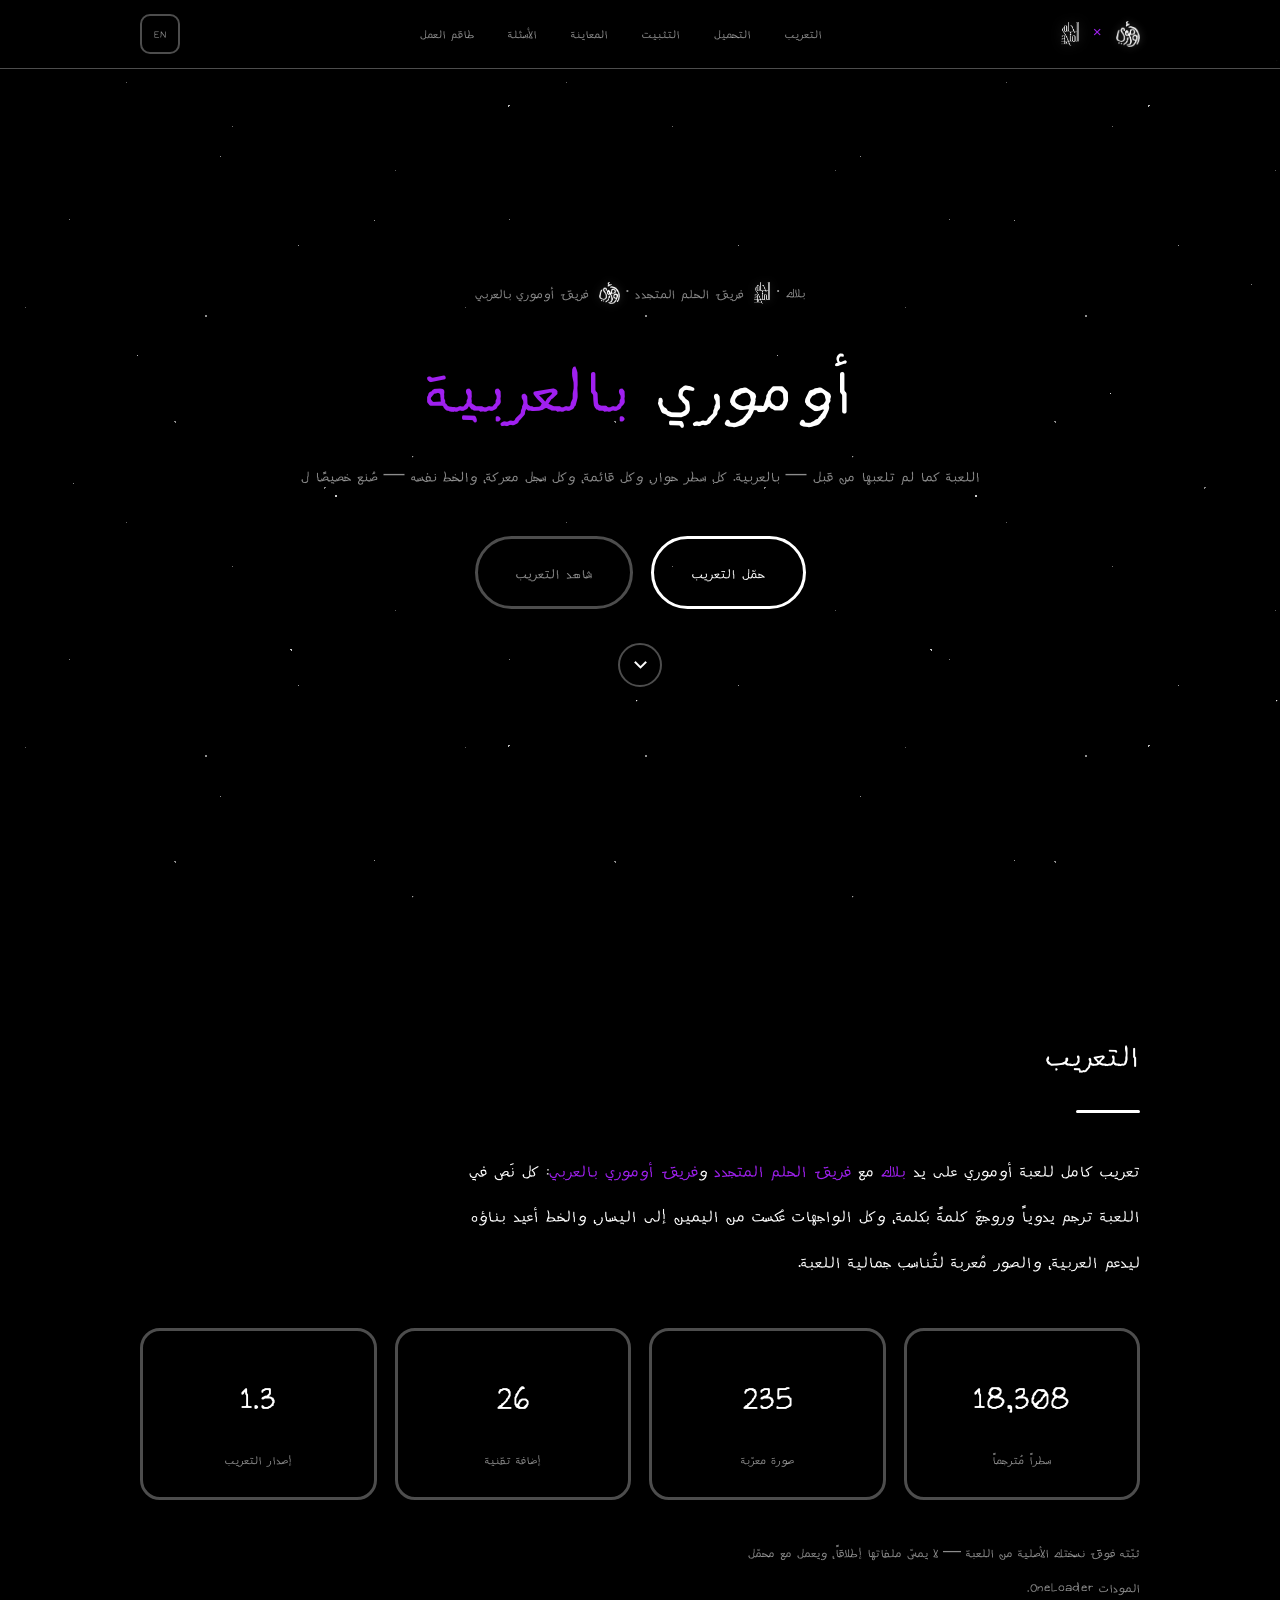
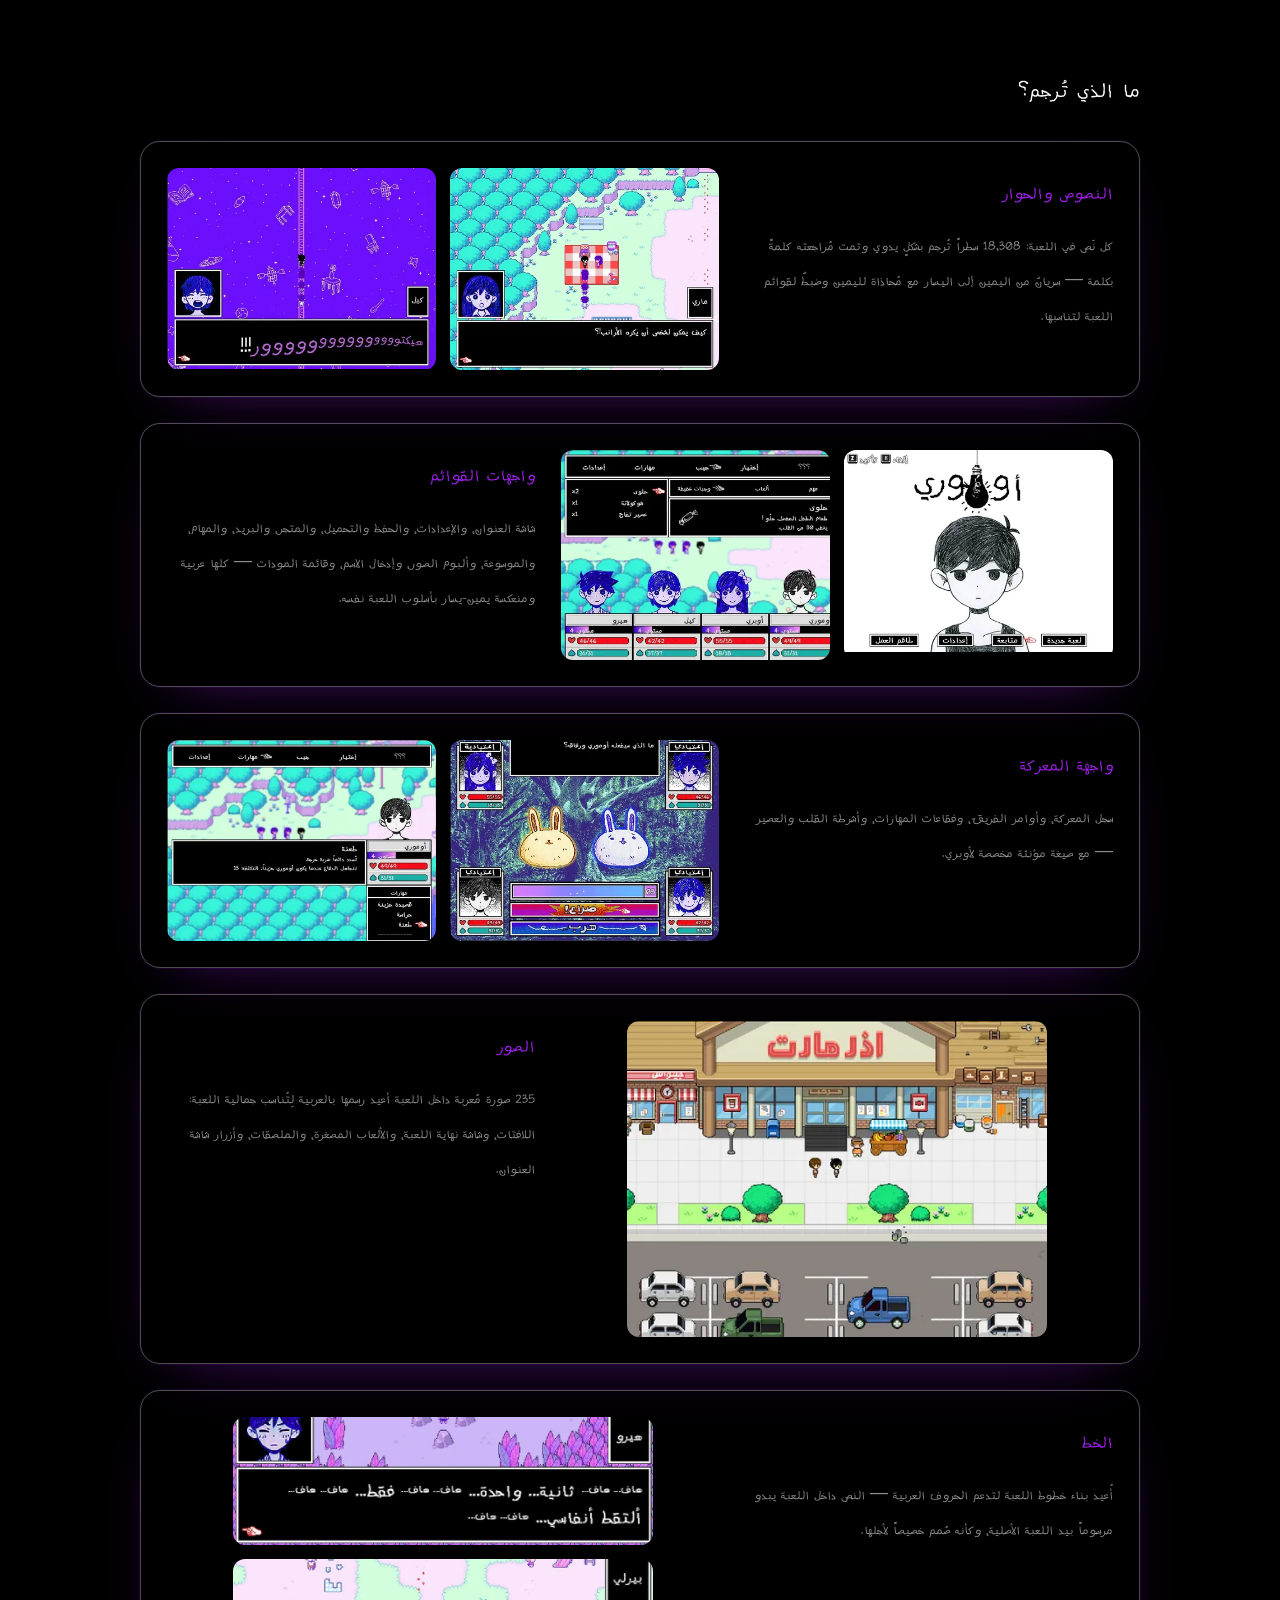
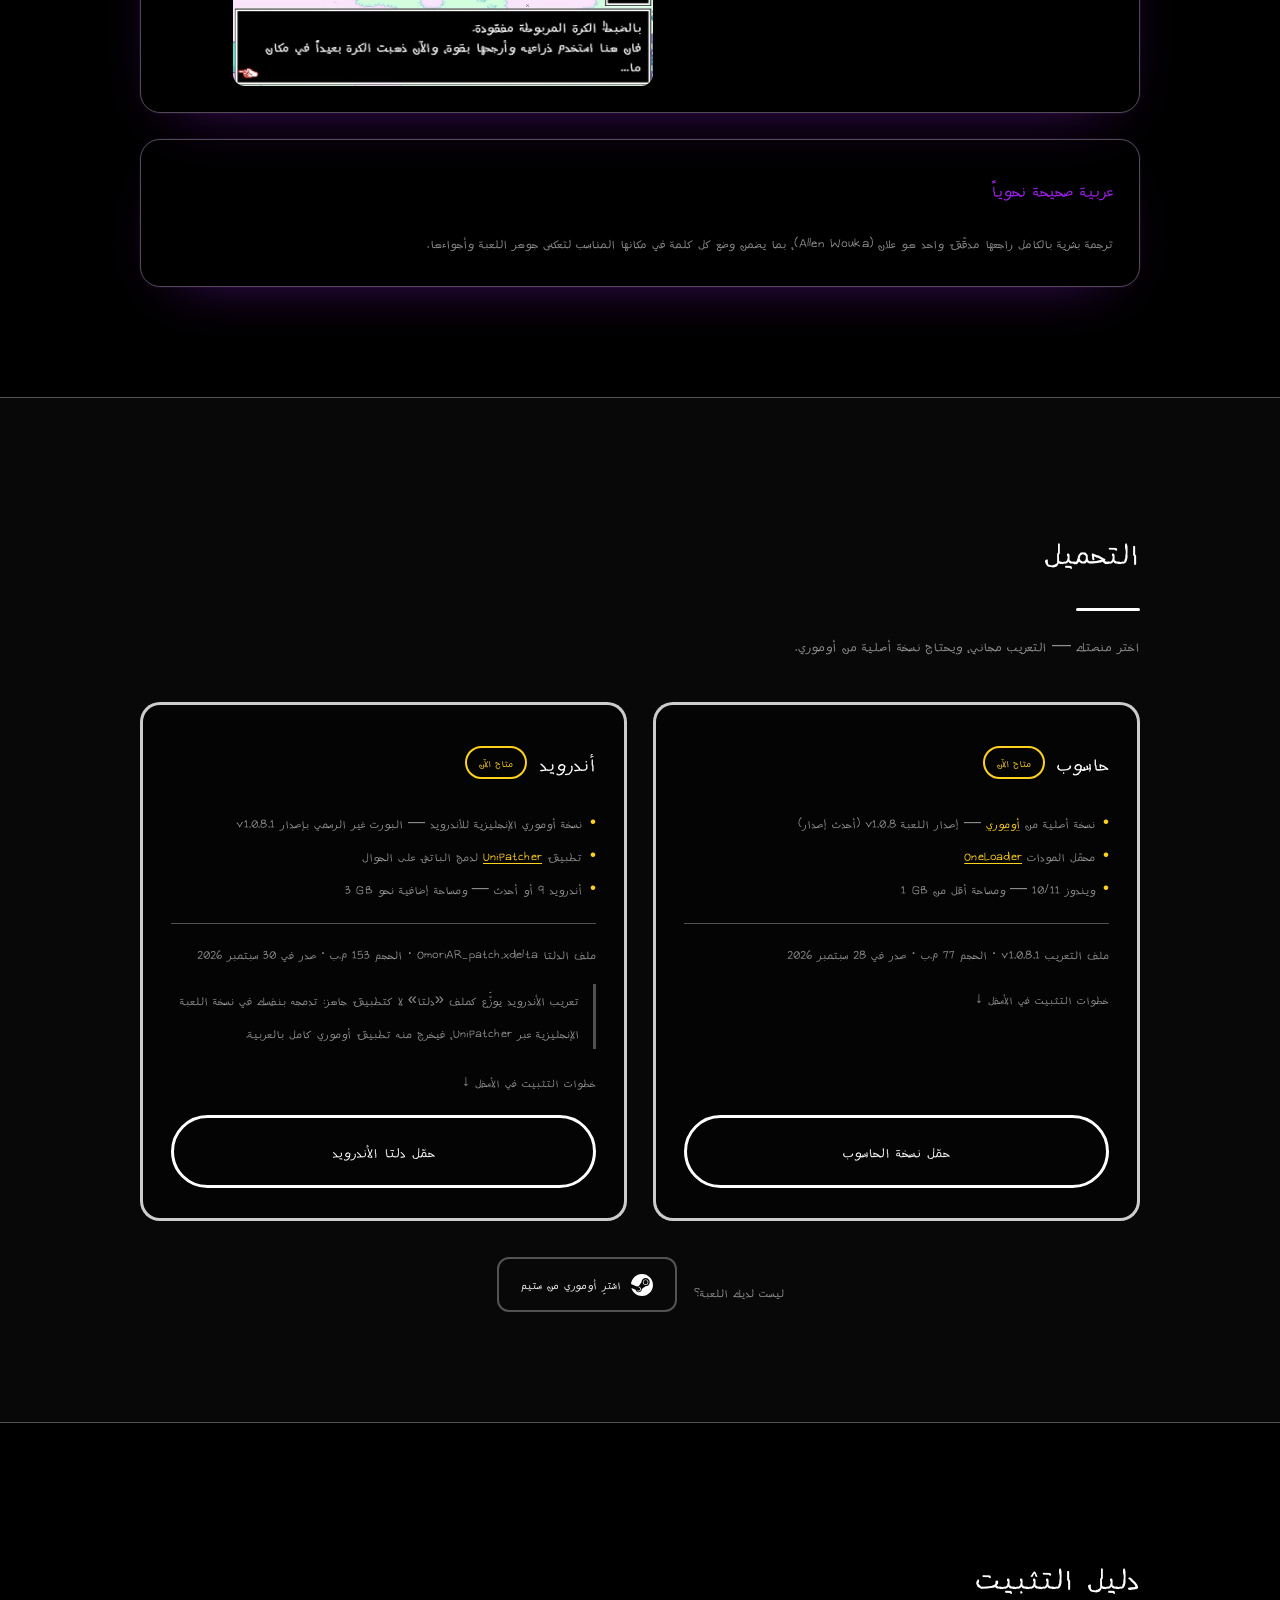
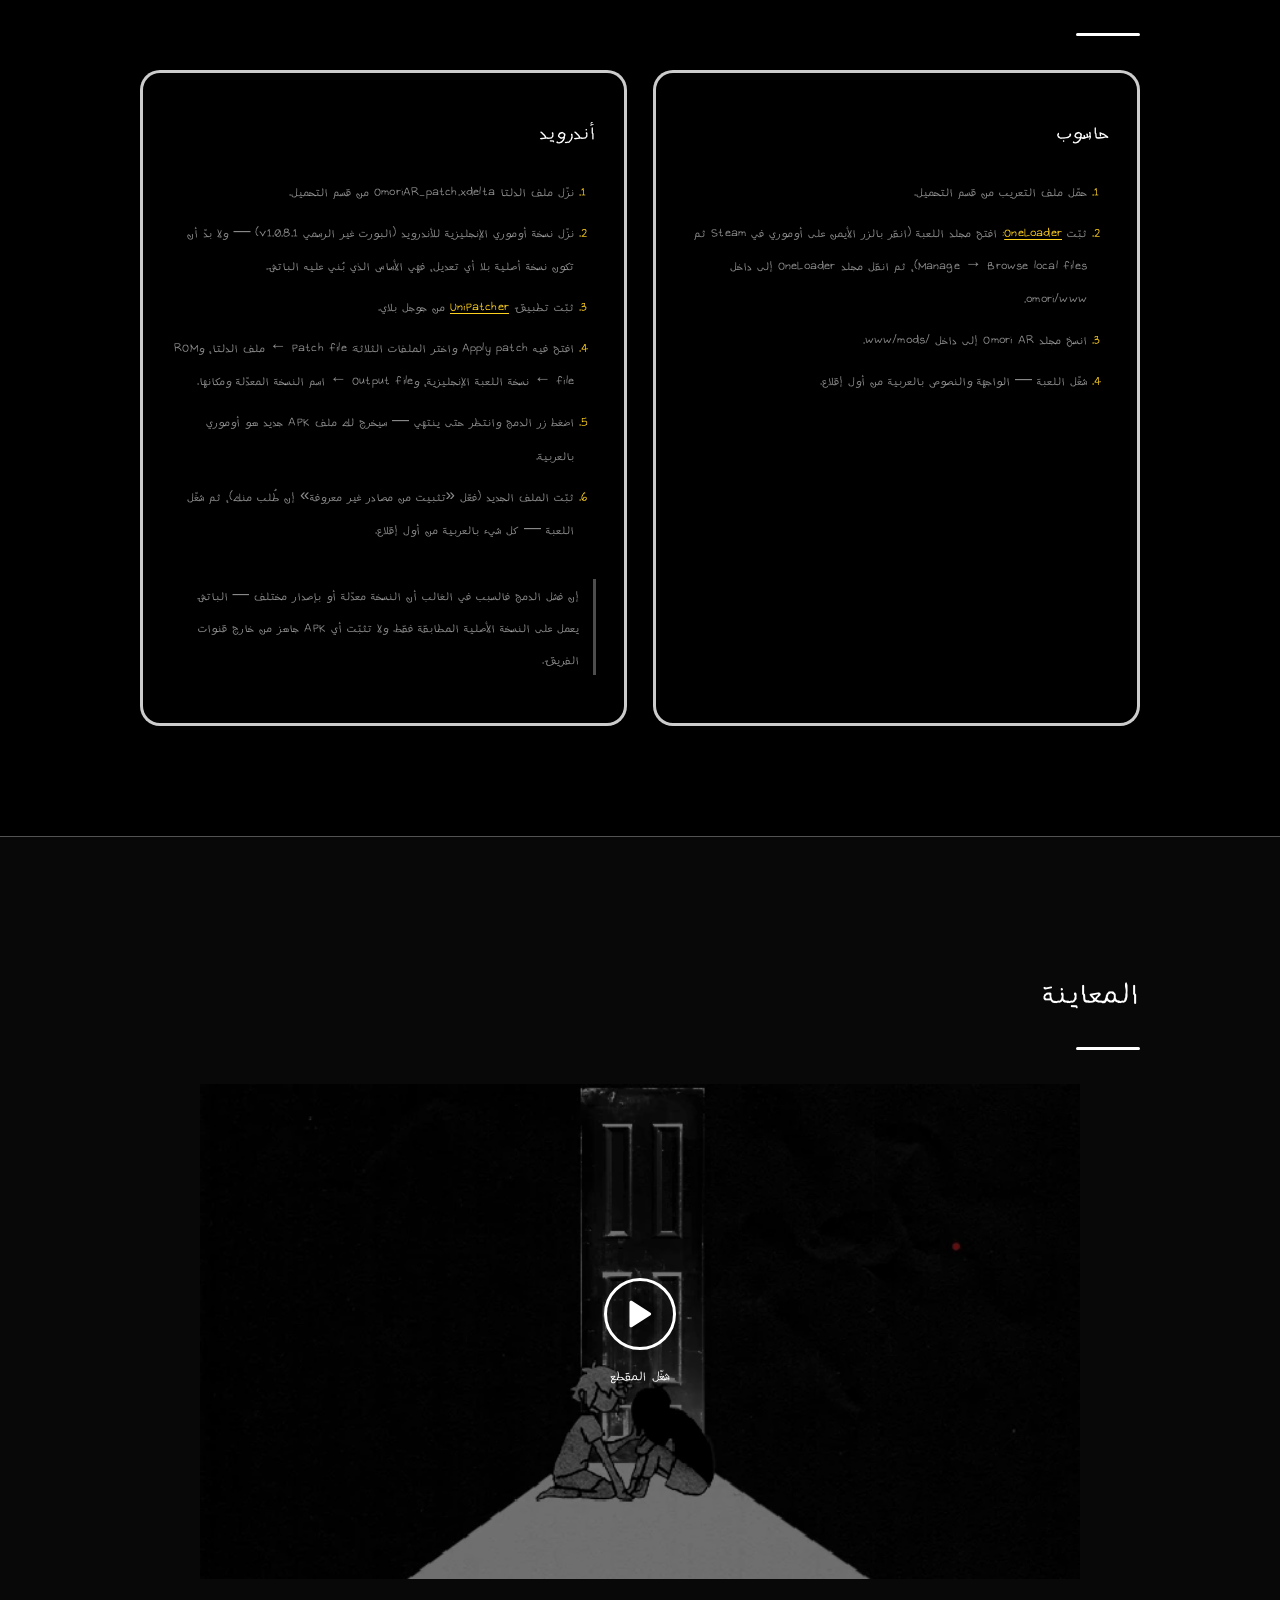
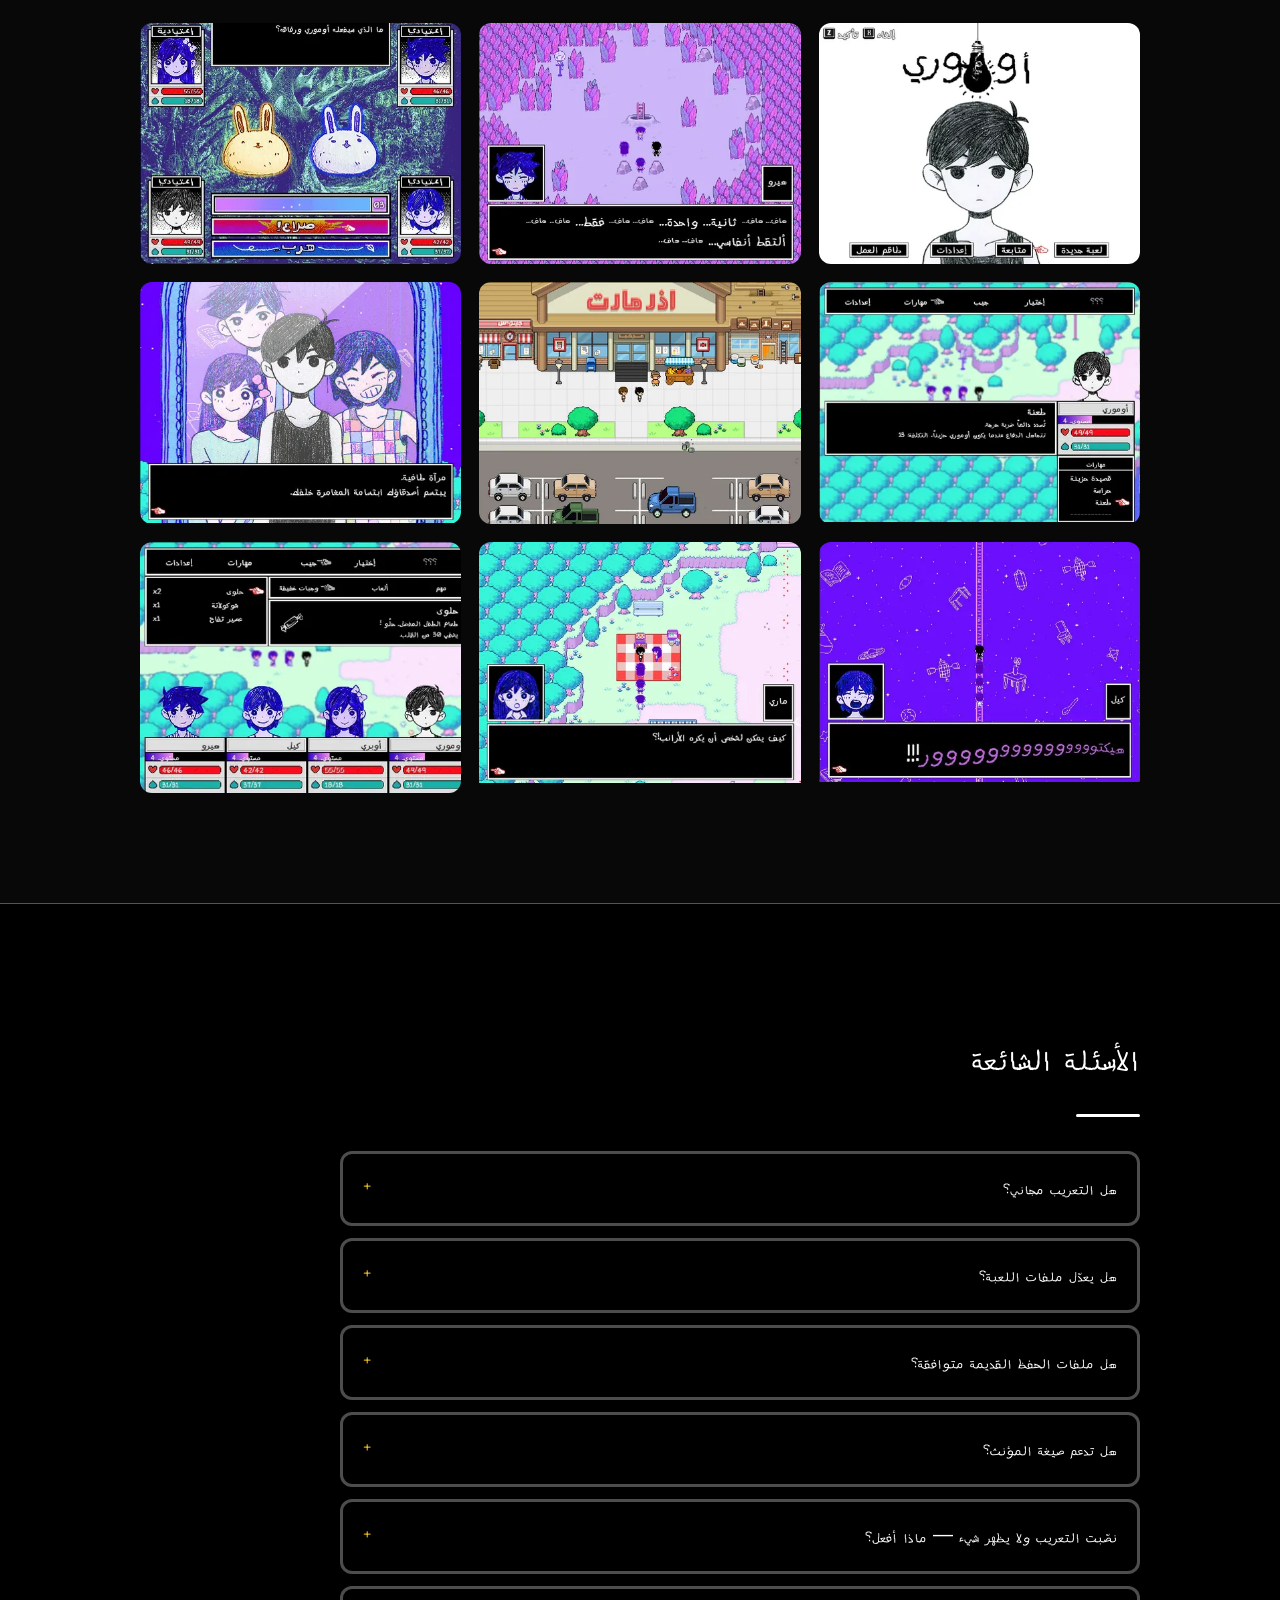
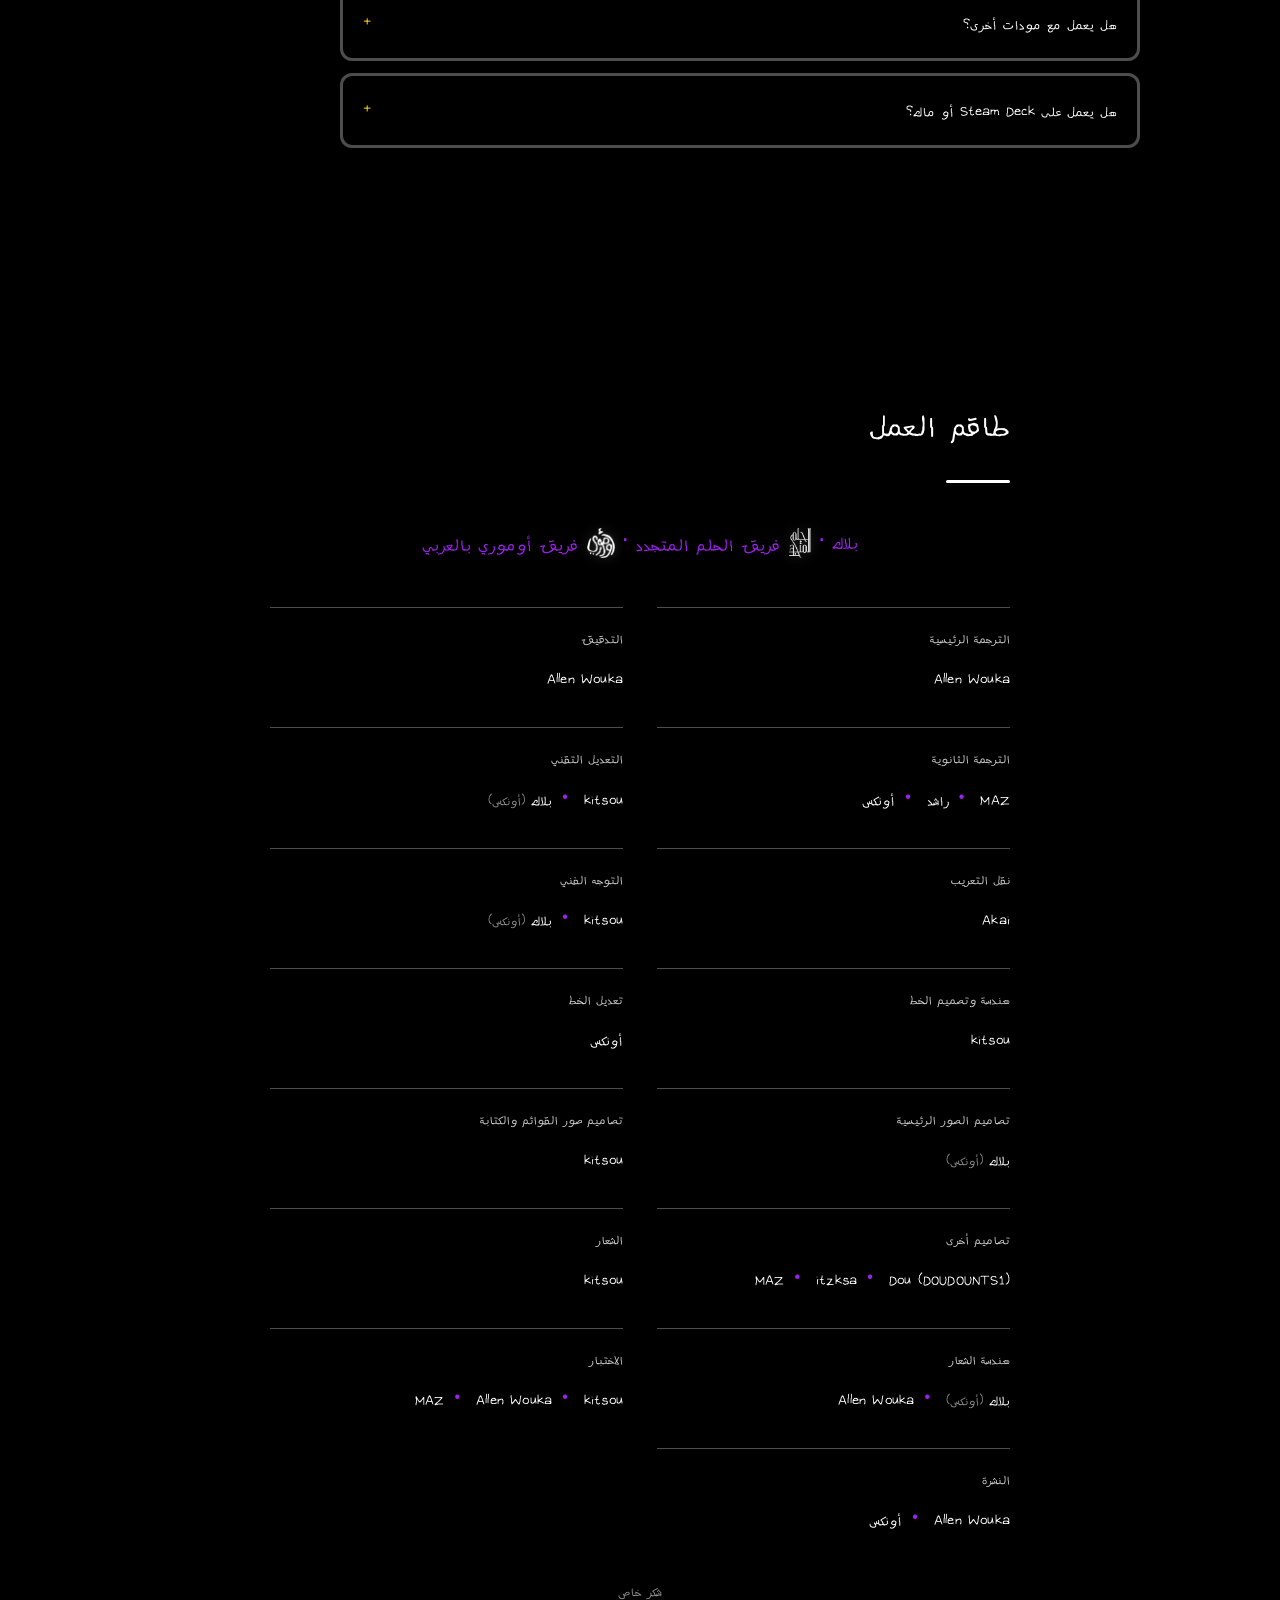
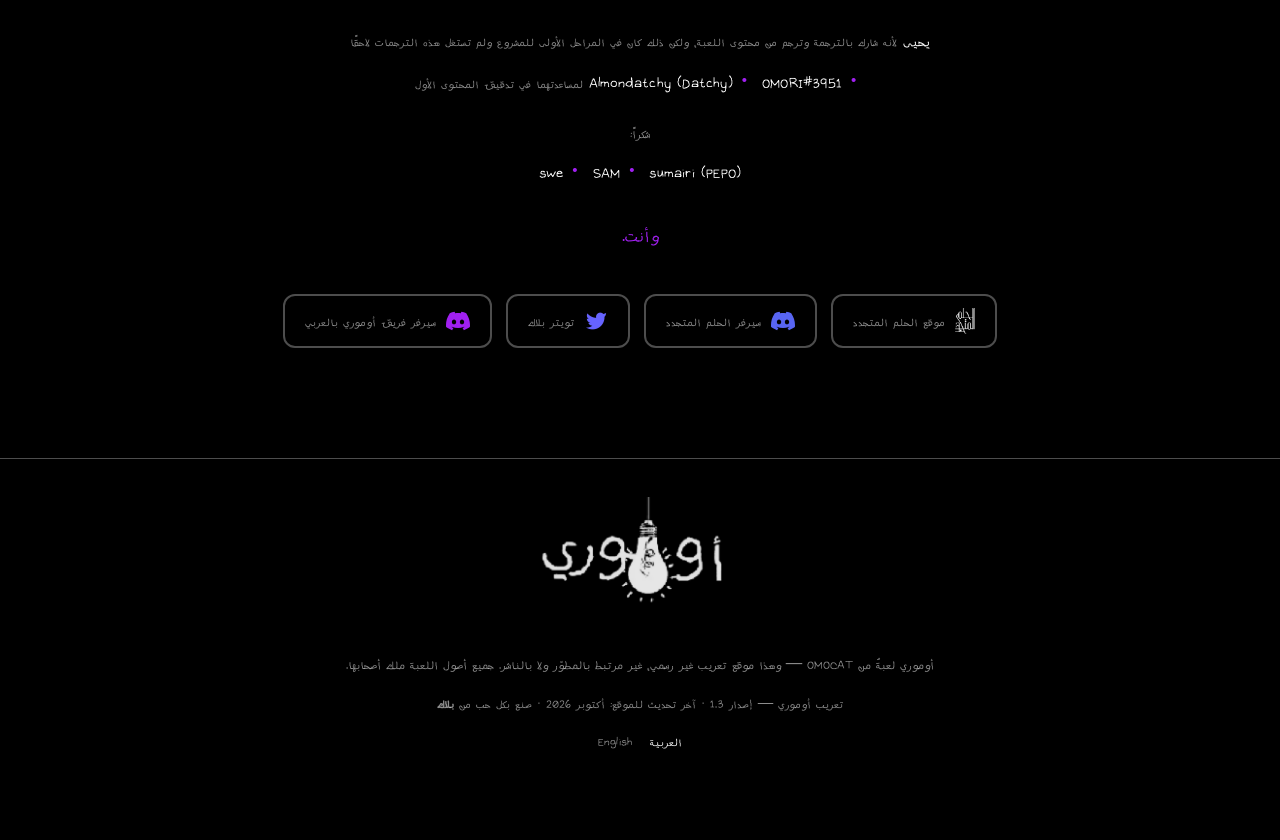
<file: index.html>
<!DOCTYPE html>
<html lang="ar" dir="rtl">
<head>
<meta charset="UTF-8">
<meta name="viewport" content="width=device-width, initial-scale=1">
<meta name="theme-color" content="#000000">
<title>تعريب أوموري — الترجمة العربية الكاملة</title>
<meta name="description" content="التعريب العربي الكامل للعبة أوموري — 18,308 سطر حوار، كل واجهات القوائم، و235 صورة معرّبة، بخط اللعبة نفسه. معلومات التحميل والتثبيت وطاقم العمل.">

<!-- the site is a mod: give crawlers the plain facts too -->
<script type="application/ld+json">
{
  "@context": "https://schema.org",
  "@graph": [
    {
      "@type": "SoftwareApplication",
      "@id": "https://omoriar.netlify.app/#windows",
      "url": "https://omoriar.netlify.app/",
      "name": "تعريب أوموري",
      "alternateName": "OMORI Arabic Localization",
      "image": "https://omoriar.netlify.app/assets/img/og-image.png",
      "applicationCategory": "GameApplication",
      "softwareVersion": "1.3",
      "inLanguage": "ar",
      "offers": {
        "@type": "Offer",
        "price": "0",
        "priceCurrency": "USD"
      },
      "author": {
        "@type": "Organization",
        "name": "فريق الحلم المتجدد"
      },
      "isBasedOn": {
        "@type": "VideoGame",
        "name": "OMORI",
        "author": {
          "@type": "Organization",
          "name": "OMOCAT"
        },
        "sameAs": "https://store.steampowered.com/app/1150690/OMORI/"
      },
      "operatingSystem": "Windows 10, Windows 11",
      "downloadUrl": "https://github.com/YLBlack/omoriAR-website/releases/download/v1.0.8.1/Omori.AR.release.zip",
      "fileSize": "77MB"
    },
    {
      "@type": "SoftwareApplication",
      "@id": "https://omoriar.netlify.app/#android",
      "url": "https://omoriar.netlify.app/",
      "name": "تعريب أوموري",
      "alternateName": "OMORI Arabic Localization",
      "image": "https://omoriar.netlify.app/assets/img/og-image.png",
      "applicationCategory": "GameApplication",
      "softwareVersion": "1.3",
      "inLanguage": "ar",
      "offers": {
        "@type": "Offer",
        "price": "0",
        "priceCurrency": "USD"
      },
      "author": {
        "@type": "Organization",
        "name": "فريق الحلم المتجدد"
      },
      "isBasedOn": {
        "@type": "VideoGame",
        "name": "OMORI",
        "author": {
          "@type": "Organization",
          "name": "OMOCAT"
        },
        "sameAs": "https://store.steampowered.com/app/1150690/OMORI/"
      },
      "operatingSystem": "Android 9+",
      "downloadUrl": "https://github.com/YLBlack/omoriAR-website/releases/download/v1.0.8.1/OmoriAR_patch.xdelta",
      "fileSize": "153MB"
    }
  ]
}
</script>

<link rel="canonical" href="https://omoriar.netlify.app/">
<link rel="alternate" hreflang="ar" href="https://omoriar.netlify.app/">
<link rel="alternate" hreflang="en" href="https://omoriar.netlify.app/en/">
<link rel="alternate" hreflang="x-default" href="https://omoriar.netlify.app/">

<meta property="og:type" content="website">
<meta property="og:site_name" content="تعريب أوموري">
<meta property="og:url" content="https://omoriar.netlify.app/">
<meta property="og:locale" content="ar_AR">
<meta property="og:locale:alternate" content="en_US">
<meta property="og:title" content="تعريب أوموري — الترجمة العربية الكاملة">
<meta property="og:description" content="كل حوار اللعبة وقوائمها وصورها بالعربية، بخط أوموري نفسه. التعريب مجاني ويحتاج نسخة أصلية من اللعبة.">
<meta property="og:image" content="https://omoriar.netlify.app/assets/img/og-image.png">
<meta property="og:image:width" content="1200">
<meta property="og:image:height" content="630">
<meta property="og:image:alt" content="شعار فريق الحلم المتجدد وشعار أوموري بالعربية على خلفية سوداء">
<meta name="twitter:card" content="summary_large_image">
<meta name="twitter:site" content="@B_L_M3">
<meta name="twitter:title" content="تعريب أوموري — الترجمة العربية الكاملة">
<meta name="twitter:description" content="كل حوار اللعبة وقوائمها وصورها بالعربية، بخط أوموري نفسه.">
<meta name="twitter:image" content="https://omoriar.netlify.app/assets/img/og-image.png">

<link rel="icon" type="image/png" href="assets/img/favicon.png">
<link rel="apple-touch-icon" href="assets/img/apple-touch-icon.png">
<link rel="preload" href="assets/fonts/OMORI_GAME2.woff2" as="font" type="font/woff2" crossorigin>
<link rel="stylesheet" href="css/main.css">
<!-- flipped before first paint, so scroll-reveal never hides the page when JS is unavailable -->
<script>document.documentElement.classList.add('js');</script>
</head>
<body>

<a class="skip-link" href="#main">تجاوز إلى المحتوى</a>

<header class="site-header">
  <div class="site-header__inner">
    <a class="brand" href="#hero" aria-label="تعريب أوموري — الصفحة الرئيسية">
      <span class="brand__collab">
        <img class="brand__title-logo" src="assets/img/omori-title-logo.png" alt="" width="24" height="26">
        <span class="brand__x latin">×</span>
        <img class="team-brand__logo" src="assets/img/etrdream-logo.png" alt="" width="22" height="30">
      </span>
    </a>
    <nav class="nav" id="site-nav" aria-label="التنقل الرئيسي">
      <a href="#about">التعريب</a>
      <a href="#download">التحميل</a>
      <a href="#install">التثبيت</a>
      <a href="#gallery">المعاينة</a>
      <a href="#faq">الأسئلة</a>
      <a href="#credits">طاقم العمل</a>
    </nav>
    <button class="menu-toggle" id="menu-toggle" aria-expanded="false" aria-controls="site-nav">
      <span class="menu-toggle__bar"></span>
      <span class="menu-toggle__bar"></span>
      <span class="menu-toggle__bar"></span>
      <span class="visually-hidden">القائمة</span>
    </button>
    <a class="lang-switch latin" href="en/" lang="en" hreflang="en">
      <span aria-hidden="true">EN</span>
      <span class="visually-hidden">Switch to English</span>
    </a>
  </div>
  <div class="progress" id="progress" aria-hidden="true"><span class="progress__bar"></span></div>
</header>

<main id="main">

  <!-- ============ HERO ============ -->
  <section class="hero" id="hero">
    <div class="stars" aria-hidden="true">
      <div class="stars__layer" data-depth="0.35"></div>
      <div class="stars__layer" data-depth="0.65"></div>
      <span class="stars__spark" style="top:24%;inset-inline-start:18%;animation-delay:2s;animation-duration:11s"></span><span class="stars__spark" style="top:16%;inset-inline-start:71%;animation-delay:6s;animation-duration:14s"></span><span class="stars__spark" style="top:58%;inset-inline-start:44%;animation-delay:9s;animation-duration:12s"></span>
    </div>
    <div class="hero__content reveal">
      <p class="hero__kicker">بلاك · <span class="team-brand"><img class="team-brand__logo team-brand__logo--sm" src="assets/img/etrdream-logo.png" alt="شعار فريق الحلم المتجدد" width="17" height="22" loading="lazy">فريق الحلم المتجدد</span> · <span class="team-brand"><img class="team-brand__logo team-brand__logo--sm" src="assets/img/omori-title-logo.png" alt="شعار فريق أوموري بالعربي" width="20" height="22" loading="lazy">فريق أوموري بالعربي</span></p>
      <h1 class="hero__title">أوموري <span class="hero__omori">بالعربية</span></h1>
      <p class="hero__sub">اللعبة كما لم تلعبها من قبل — بالعربية. كل سطر حوار، وكل قائمة، وكل سجل معركة، والخط نفسه — صُنع خصيصًا لِمجتمع أوموري العربي.</p>
      <div class="hero__actions">
        <a class="btn btn--primary" href="#download">حمّل التعريب</a>
        <a class="btn btn--ghost" href="#gallery">شاهد التعريب</a>
      </div>
      <a class="hero__scroll" href="#about" aria-label="انتقل إلى قسم التعريف">
        <span class="hero__scroll-arrow" aria-hidden="true"></span>
      </a>
    </div>
  </section>

  <!-- ============ ABOUT ============ -->
  <section class="section" id="about">
    <div class="container">
      <h2 class="section-title reveal">التعريب</h2>
      <div class="about reveal">
        <p class="about__lead">
          تعريب كامل للعبة أوموري على يد
          <strong>بلاك</strong> مع <strong>فريق الحلم المتجدد</strong> و<strong>فريق أوموري بالعربي</strong>:
          كل نَص في اللعبة ترجم يدوياً وروجعَ كلمةً بكلمة، وكل الواجهات عُكست من اليمين إلى اليسار،
          والخط أعيد بناؤه ليدعم العربية، والصور مُعربة لتُناسب جمالية اللعبة.
        </p>
        <ul class="stats" role="list">
          <li class="stat reveal">
            <span class="stat__num" data-count="18308" data-suffix="" data-sep=",">18,308</span>
            <span class="stat__label">سطراً مُترجماً</span>
          </li>
          <li class="stat reveal">
            <span class="stat__num" data-count="235">235</span>
            <span class="stat__label">صورة معرّبة</span>
          </li>
          <li class="stat reveal">
            <span class="stat__num" data-count="26">26</span>
            <span class="stat__label">إضافة تقنية</span>
          </li>
          <li class="stat reveal">
            <span class="stat__num" data-count="1.3" data-decimals="1">1.3</span>
            <span class="stat__label">إصدار التعريب</span>
          </li>
        </ul>
        <p class="about__note reveal">
          ثبّته فوق نسختك الأصلية من اللعبة — لا يمسّ ملفاتها إطلاقاً، ويعمل مع محمّل المودات&nbsp;<span class="latin">OneLoader</span>.
        </p>

        <h3 class="about__sub reveal" id="translated">ما الذي تُرجم؟</h3>

        <!-- illustrated features: each one is described and shown, like a real showcase -->
        <div class="feats">

          <article class="feat reveal">
            <div class="feat__text">
              <h4 class="feat__title">النصوص والحوار</h4>
              <p>كل نَص في اللعبة: 18,308 سطراً تُرجم بشكلٍ يدوي وتمت مُراجعته كلمةً بكلمة — سريانٌ من اليمين إلى اليسار مع مُحاذاة لليمين وضبطٌ لقوائم اللعبة لتناسبها.</p>
            </div>
            <div class="plate plate--pair">
              <figure class="shot">
                <img src="assets/img/screens/omori_08.webp" srcset="assets/img/screens/omori_08-480.webp 480w, assets/img/screens/omori_08.webp 960w" sizes="(max-width: 520px) 92vw, (max-width: 960px) 45vw, 300px" width="957" height="717" loading="lazy" decoding="async" alt="حوار عربي عن الأرانب: صورة ماري داخل صندوق الحوار وسطر «كيف يمكن لشخص أن يكره الأرانب؟»">
              </figure>
              <figure class="shot">
                <img src="assets/img/screens/kel_laugh.webp" srcset="assets/img/screens/kel_laugh-480.webp 480w, assets/img/screens/kel_laugh.webp 960w" sizes="(max-width: 520px) 92vw, (max-width: 960px) 45vw, 300px" width="960" height="717" loading="lazy" decoding="async" alt="حوار عربي في الفضاء الأسود: صورة كيل وهو يضحك داخل صندوق الحوار، وسطر «هيهيهيييييييييي!!» بحروف متصلة">
              </figure>
            </div>
          </article>

          <article class="feat feat--rev reveal">
            <div class="feat__text">
              <h4 class="feat__title">واجهات القوائم</h4>
              <p>شاشة العنوان، والإعدادات، والحفظ والتحميل، والمتجر، والبريد، والمهام، والموسوعة، وألبوم الصور، وإدخال الاسم، وقائمة المودات — كلها عربية ومنعكسة يمين-يسار بأسلوب اللعبة نفسه.</p>
            </div>
            <div class="plate plate--pair">
              <figure class="shot">
                <img src="assets/img/screens/omort_title.webp" srcset="assets/img/screens/omort_title-480.webp 480w, assets/img/screens/omort_title.webp 960w" sizes="(max-width: 520px) 92vw, (max-width: 960px) 45vw, 300px" width="960" height="720" loading="lazy" decoding="async" alt="شاشة عنوان أوموري بالعربية: شعار «أوموري» مرسوم بخط التعريب، وأزرار لعبة جديدة ومتابعة وإعدادات وطاقم العمل">
              </figure>
              <figure class="shot">
                <img src="assets/img/screens/screen10.webp" srcset="assets/img/screens/screen10-480.webp 480w, assets/img/screens/screen10.webp 960w" sizes="(max-width: 520px) 92vw, (max-width: 960px) 45vw, 300px" width="960" height="751" loading="lazy" decoding="async" alt="قائمة الحقيبة بالعربية: حلوى وهوكولاتة وعصير تفاح، مع وصف العنصر المحدد على اليسار">
              </figure>
            </div>
          </article>

          <article class="feat reveal">
            <div class="feat__text">
              <h4 class="feat__title">واجهة المعركة</h4>
              <p>سجل المعركة، وأوامر الفريق، وفقاعات المهارات، وأشرطة القلب والعصير — مع صيغة مؤنثة مخصصة لأوبري.</p>
            </div>
            <div class="plate plate--pair">
              <figure class="shot">
                <img src="assets/img/screens/screen3.webp" srcset="assets/img/screens/screen3-480.webp 480w, assets/img/screens/screen3.webp 960w" sizes="(max-width: 520px) 92vw, (max-width: 960px) 45vw, 300px" width="960" height="719" loading="lazy" decoding="async" alt="واجهة المعركة بالعربية: أشرطة القلب والعصير لأوبري وكيل، وشريط المهارات، وعدّاد الأعداء">
              </figure>
              <figure class="shot">
                <img src="assets/img/screens/screen4.webp" srcset="assets/img/screens/screen4-480.webp 480w, assets/img/screens/screen4.webp 960w" sizes="(max-width: 520px) 92vw, (max-width: 960px) 45vw, 300px" width="960" height="717" loading="lazy" decoding="async" alt="وصف مهارة في المعركة بالعربية: مهارة «طعنة» وتفصيل تكلفتها، مع لوحة أوموري وعدّاد القلب ٤٩/٤٩">
              </figure>
            </div>
          </article>

          <article class="feat feat--rev reveal">
            <div class="feat__text">
              <h4 class="feat__title">الصور</h4>
              <p>235 صورة مُعربة داخل اللعبة أعيد رسمها بالعربية لِتُناسب جمالية اللعبة: اللافتات، وشاشة نهاية اللعبة، والألعاب المصغرة، والملصقات، وأزرار شاشة العنوان.</p>
            </div>
            <div class="plate plate--pair">
              <figure class="shot">
                <img src="assets/img/screens/store_plaza.webp" srcset="assets/img/screens/store_plaza-480.webp 480w, assets/img/screens/store_plaza.webp 960w" sizes="(max-width: 520px) 92vw, (max-width: 960px) 45vw, 300px" width="957" height="720" loading="lazy" decoding="async" alt="ساحة المتجر بالعربية: لافتة «أذرهارت» فوق الواجهة وعربة الحلوى أمامها">
              </figure>
            </div>
          </article>

          <article class="feat reveal">
            <div class="feat__text">
              <h4 class="feat__title">الخط</h4>
              <p>أُعيد بناء خطوط اللعبة لتدعم الحروف العربية — النص داخل اللعبة يبدو مرسوماً بيد اللعبة الأصلية، وكأنه صُمم خصيصاً لأجلها.</p>
            </div>
            <div class="plate plate--wide">
              <figure class="shot">
                <img src="assets/img/screens/detail1.webp" sizes="(max-width: 520px) 92vw, (max-width: 960px) 45vw, 300px" width="960" height="293" loading="lazy" decoding="async" alt="تكبير على صندوق حوار عربي يُظهر اتصال الحروف والعلامات وحركات التشكيل بخط اللعبة">
              </figure>
              <figure class="shot">
                <img src="assets/img/screens/detail2.webp" sizes="(max-width: 520px) 92vw, (max-width: 960px) 45vw, 300px" width="960" height="291" loading="lazy" decoding="async" alt="تكبير على سطر حوار عربي من اللعبة يُظهر سُمك الخط وسطوره كما صُمّم أصلاً">
              </figure>
            </div>
          </article>

          <article class="feat feat--text reveal">
            <div class="feat__text">
              <h4 class="feat__title">عربية صحيحة نحوياً</h4>
              <p>ترجمة بشرية بالكامل راجعها مدقّق واحد هو علان <span class="latin">(Allen Wouka)</span>، بما يضمن وضع كل كلمة في مكانها المناسب لتعكس جوهر اللعبة وأجواءها.</p>
            </div>
          </article>

        </div>
      </div>
    </div>
  </section>

  <!-- ============ DOWNLOAD ============ -->
  <section class="section section--download section--alt" id="download">
    <div class="container">
      <h2 class="section-title reveal">التحميل</h2>
      <p class="download-note reveal">اختر منصتك — التعريب مجاني، ويحتاج نسخة أصلية من أوموري.</p>

      <div class="download-grid">
        <article class="dl reveal" id="dl-pc">
          <h3 class="dl__title">حاسوب <span class="dl__badge">متاح الآن</span></h3>
          <ul class="dl__reqs" role="list">
            <li>نسخة أصلية من <a class="steam-link" href="https://store.steampowered.com/app/1150690/OMORI/" target="_blank" rel="noopener">أوموري</a> — إصدار اللعبة <span class="latin">v1.0.8</span> (أحدث إصدار)</li>
            <li>محمّل المودات <a class="latin dl-link" href="https://github.com/rphsoftware/OneLoader/releases" target="_blank" rel="noopener">OneLoader</a></li>
            <li>ويندوز <span class="latin">10/11</span> — ومساحة أقل من <span class="latin">1&nbsp;GB</span></li>
          </ul>
          <p class="dl__meta">
            ملف التعريب <span class="latin" data-site="build">v1.0.8.1</span> ·
            الحجم <span data-site="size-pc">77 م.ب</span> ·
            صدر في <span data-site="date-pc">28 سبتمبر 2026</span>
          </p>
          <p class="dl__steps-hint">خطوات التثبيت في الأسفل ↓</p>
          <a class="btn btn--primary dl__btn" href="https://github.com/YLBlack/omoriAR-website/releases/download/v1.0.8.1/Omori.AR.release.zip" target="_blank" rel="noopener" data-download="pc">حمّل نسخة الحاسوب</a>
        </article>

        <article class="dl reveal" id="dl-android">
          <h3 class="dl__title">أندرويد <span class="dl__badge">متاح الآن</span></h3>
          <ul class="dl__reqs" role="list">
            <li>نسخة أوموري الإنجليزية للأندرويد — البورت غير الرسمي بإصدار <span class="latin">v1.0.8.1</span></li>
            <li>تطبيق <a class="latin dl-link" href="https://play.google.com/store/apps/details?id=org.emunix.unipatcher" target="_blank" rel="noopener">UniPatcher</a> لدمج الباتش على الجوال</li>
            <li>أندرويد <span class="latin">9</span> أو أحدث — ومساحة إضافية نحو <span class="latin">3&nbsp;GB</span></li>
          </ul>
          <p class="dl__meta">
            ملف الدلتا <span class="latin">OmoriAR_patch.xdelta</span> ·
            الحجم <span data-site="size-android">153 م.ب</span> ·
            صدر في <span data-site="date-android">30 سبتمبر 2026</span>
          </p>
          <p class="dl__note" id="dl-android-note">تعريب الأندرويد يوزَّع كملف «دلتا» لا كتطبيق جاهز: تدمجه بنفسك في نسخة اللعبة الإنجليزية عبر <span class="latin">UniPatcher</span>، فيخرج منه تطبيق أوموري كامل بالعربية.</p>
          <p class="dl__steps-hint">خطوات التثبيت في الأسفل ↓</p>
          <a class="btn btn--primary dl__btn" href="https://github.com/YLBlack/omoriAR-website/releases/download/v1.0.8.1/OmoriAR_patch.xdelta" target="_blank" rel="noopener" data-download="android" aria-describedby="dl-android-note">حمّل دلتا الأندرويد</a>
        </article>
      </div>

      <p class="dl-msg reveal" id="dl-msg" role="status" aria-live="polite" tabindex="-1" hidden></p>

      <p class="steam-cta reveal">
        ليست لديك اللعبة؟
        <a class="steam-cta__btn" href="https://store.steampowered.com/app/1150690/OMORI/" target="_blank" rel="noopener">
          <img src="assets/img/steam.svg" alt="" width="22" height="22">
          اشترِ أوموري من ستيم
        </a>
      </p>
    </div>
  </section>

  <!-- ============ INSTALL ============ -->
  <section class="section" id="install">
    <div class="container">
      <h2 class="section-title reveal">دليل التثبيت</h2>
      <div class="download-grid">
        <article class="dl reveal">
          <h3 class="dl__title">حاسوب</h3>
          <ol class="dl__steps">
            <li>حمّل ملف التعريب من قسم التحميل.</li>
            <li>ثبّت <a class="latin dl-link" href="https://github.com/rphsoftware/OneLoader/releases" target="_blank" rel="noopener">OneLoader</a>: افتح مجلد اللعبة (انقر بالزر الأيمن على أوموري في <span class="latin">Steam</span> ثم <span class="latin">Manage → Browse local files</span>)، ثم انقل مجلد <span class="latin">OneLoader</span> إلى داخل <span class="latin">omori/www</span>.</li>
            <li>انسخ مجلد <span class="latin">Omori AR</span> إلى داخل <span class="latin">www/mods/</span>.</li>
            <li>شغّل اللعبة — الواجهة والنصوص بالعربية من أول إقلاع.</li>
          </ol>
        </article>
        <article class="dl reveal">
          <h3 class="dl__title">أندرويد</h3>
          <ol class="dl__steps">
            <li>نزّل ملف الدلتا <span class="latin">OmoriAR_patch.xdelta</span> من قسم التحميل.</li>
            <li>نزّل نسخة أوموري الإنجليزية للأندرويد (البورت غير الرسمي <span class="latin">v1.0.8.1</span>) — ولا بدّ أن تكون نسخة أصلية بلا أي تعديل، فهي الأساس الذي بُني عليه الباتش.</li>
            <li>ثبّت تطبيق <a class="latin dl-link" href="https://play.google.com/store/apps/details?id=org.emunix.unipatcher" target="_blank" rel="noopener">UniPatcher</a> من جوجل بلاي.</li>
            <li>افتح فيه <span class="latin">Apply patch</span> واختر الملفات الثلاثة: <span class="latin">Patch file</span> ← ملف الدلتا، و<span class="latin">ROM file</span> ← نسخة اللعبة الإنجليزية، و<span class="latin">Output file</span> ← اسم النسخة المعدّلة ومكانها.</li>
            <li>اضغط زر الدمج وانتظر حتى ينتهي — سيخرج لك ملف <span class="latin">APK</span> جديد هو أوموري بالعربية.</li>
            <li>ثبّت الملف الجديد (فعّل «تثبيت من مصادر غير معروفة» إن طُلب منك)، ثم شغّل اللعبة — كل شيء بالعربية من أول إقلاع.</li>
          </ol>
          <p class="dl__note">إن فشل الدمج فالسبب في الغالب أن النسخة معدّلة أو بإصدار مختلف — الباتش يعمل على النسخة الأصلية المطابقة فقط. ولا تثبّت أي <span class="latin">APK</span> جاهز من خارج قنوات الفريق.</p>
        </article>
      </div>
    </div>
  </section>

  <!-- ============ GALLERY ============ -->
  <section class="section section--alt" id="gallery">
    <div class="container">
      <h2 class="section-title reveal">المعاينة</h2>

      <div class="video-frame reveal">
        <video id="trailer" preload="none" playsinline poster="assets/img/video-poster.webp">
          <source src="assets/video/omori-ar-2026-trailer.mp4" type="video/mp4">
          متصفحك لا يدعم تشغيل الفيديو.
        </video>
        <button class="video-cover" id="video-cover" type="button" aria-label="شغّل المقطع">
          <span class="video-cover__icon" aria-hidden="true">
            <svg viewBox="0 0 24 24" width="34" height="34" fill="currentColor" focusable="false"><path d="M6 3.6v16.8c0 .8.9 1.3 1.6.9l13.2-8.4a1 1 0 0 0 0-1.7L7.6 2.7C6.9 2.3 6 2.8 6 3.6z"/></svg>
          </span>
          <span class="video-cover__label">شغّل المقطع</span>
        </button>
        <button class="video-ctrl" id="video-ctrl" type="button" aria-label="إيقاف مؤقت" hidden>
          <span class="video-ctrl__icon" id="video-ctrl-icon" aria-hidden="true"></span>
        </button>
      </div>

      <div class="plates" id="gallery-grid">
        <figure class="shot shot--grid" data-tags="menus">
          <button class="shot__open" type="button" data-lightbox>
            <img src="assets/img/screens/omort_title-480.webp" srcset="assets/img/screens/omort_title-480.webp 480w, assets/img/screens/omort_title.webp 960w" sizes="(max-width: 620px) 92vw, (max-width: 960px) 45vw, 300px" width="480" height="360" loading="lazy" decoding="async" alt="شاشة عنوان أوموري بالعربية: شعار «أوموري» مرسوم بخط التعريب، وأزرار لعبة جديدة ومتابعة وإعدادات وطاقم العمل">
            <span class="visually-hidden">عرض شاشة العنوان بحجم أكبر</span>
          </button>
        </figure>
        <figure class="shot shot--grid" data-tags="dialogue">
          <button class="shot__open" type="button" data-lightbox>
            <img src="assets/img/screens/screen2-480.webp" srcset="assets/img/screens/screen2-480.webp 480w, assets/img/screens/screen2.webp 960w" sizes="(max-width: 620px) 92vw, (max-width: 960px) 45vw, 300px" width="480" height="360" loading="lazy" decoding="async" alt="حوار في أوموري بالعربية: هيرو يلهث في الفضاء الأسود وسطر «ألتقط أنفاسي… هاف» بعلامات ترقيم مطابقة للأصل">
            <span class="visually-hidden">عرض لقطة هيرو بحجم أكبر</span>
          </button>
        </figure>
        <figure class="shot shot--grid" data-tags="battle">
          <button class="shot__open" type="button" data-lightbox>
            <img src="assets/img/screens/screen3-480.webp" srcset="assets/img/screens/screen3-480.webp 480w, assets/img/screens/screen3.webp 960w" sizes="(max-width: 620px) 92vw, (max-width: 960px) 45vw, 300px" width="480" height="359" loading="lazy" decoding="async" alt="واجهة المعركة بالعربية: أشرطة القلب والعصير لأوبري وكيل، وشريط المهارات، وعدّاد الأعداء">
            <span class="visually-hidden">عرض لقطة المعركة بحجم أكبر</span>
          </button>
        </figure>
        <figure class="shot shot--grid" data-tags="battle">
          <button class="shot__open" type="button" data-lightbox>
            <img src="assets/img/screens/screen4-480.webp" srcset="assets/img/screens/screen4-480.webp 480w, assets/img/screens/screen4.webp 960w" sizes="(max-width: 620px) 92vw, (max-width: 960px) 45vw, 300px" width="480" height="358" loading="lazy" decoding="async" alt="وصف مهارة في المعركة بالعربية: مهارة «طعنة» وتفصيل تكلفتها، مع لوحة أوموري وعدّاد القلب ٤٩/٤٩">
            <span class="visually-hidden">عرض وصف المهارة بحجم أكبر</span>
          </button>
        </figure>
        <figure class="shot shot--grid" data-tags="images">
          <button class="shot__open" type="button" data-lightbox>
            <img src="assets/img/screens/store_plaza-480.webp" srcset="assets/img/screens/store_plaza-480.webp 480w, assets/img/screens/store_plaza.webp 960w" sizes="(max-width: 620px) 92vw, (max-width: 960px) 45vw, 300px" width="480" height="361" loading="lazy" decoding="async" alt="ساحة المتجر بالعربية: لافتة «أذرهارت» فوق الواجهة وعربة الحلوى وعربات الساحة">
            <span class="visually-hidden">عرض ساحة المتجر بحجم أكبر</span>
          </button>
        </figure>
        <figure class="shot shot--grid" data-tags="dialogue">
          <button class="shot__open" type="button" data-lightbox>
            <img src="assets/img/screens/screen6-480.webp" srcset="assets/img/screens/screen6-480.webp 480w, assets/img/screens/screen6.webp 960w" sizes="(max-width: 620px) 92vw, (max-width: 960px) 45vw, 300px" width="480" height="359" loading="lazy" decoding="async" alt="حوار جماعي بالعربية مع صور الشخصيات: كيل وأوبري وهيرو">
            <span class="visually-hidden">عرض الحوار الجماعي بحجم أكبر</span>
          </button>
        </figure>
        <figure class="shot shot--grid" data-tags="dialogue">
          <button class="shot__open" type="button" data-lightbox>
            <img src="assets/img/screens/kel_laugh-480.webp" srcset="assets/img/screens/kel_laugh-480.webp 480w, assets/img/screens/kel_laugh.webp 960w" sizes="(max-width: 620px) 92vw, (max-width: 960px) 45vw, 300px" width="480" height="358" loading="lazy" decoding="async" alt="حوار عربي في الفضاء الأسود: صورة كيل وهو يضحك داخل صندوق الحوار، وسطر «هيهيهيييييييييي!!» بحروف متصلة">
            <span class="visually-hidden">عرض مشهد كيل بحجم أكبر</span>
          </button>
        </figure>
        <figure class="shot shot--grid" data-tags="dialogue">
          <button class="shot__open" type="button" data-lightbox>
            <img src="assets/img/screens/screen9-480.webp" srcset="assets/img/screens/screen9-480.webp 480w, assets/img/screens/screen9.webp 960w" sizes="(max-width: 620px) 92vw, (max-width: 960px) 45vw, 300px" width="480" height="360" loading="lazy" decoding="async" alt="مشهد عربي فيه صورة ماري داخل صندوق الحوار وسطر حوار أسفل الشاشة">
            <span class="visually-hidden">عرض لقطة ماري بحجم أكبر</span>
          </button>
        </figure>
        <figure class="shot shot--grid" data-tags="menus">
          <button class="shot__open" type="button" data-lightbox>
            <img src="assets/img/screens/screen10-480.webp" srcset="assets/img/screens/screen10-480.webp 480w, assets/img/screens/screen10.webp 960w" sizes="(max-width: 620px) 92vw, (max-width: 960px) 45vw, 300px" width="480" height="375" loading="lazy" decoding="async" alt="قائمة الحقيبة بالعربية: حلوى وهوكولاتة وعصير تفاح، مع وصف العنصر المحدد">
            <span class="visually-hidden">عرض قائمة الحقيبة بحجم أكبر</span>
          </button>
        </figure>
      </div>

      <!-- Adding screenshots: run tools/optimize-screens.py, then add a <figure> here
           (or list the file in EXTRA_SCREENS at the top of js/main.js). -->
    </div>
  </section>

  <!-- ============ FAQ ============ -->
  <section class="section" id="faq">
    <div class="container">
      <h2 class="section-title reveal">الأسئلة الشائعة</h2>
      <div class="faq reveal">
        <details class="faq__item">
          <summary>هل التعريب مجاني؟</summary>
          <p>نعم — مثل كل تعريبات المعجبين. تحتاج فقط نسخة أصلية من أوموري.</p>
        </details>
        <details class="faq__item">
          <summary>هل يعدّل ملفات اللعبة؟</summary>
          <p>لا — يُثبَّت كمودّ جانبي فوق نسختك، ولإزالته احذف مجلد <span class="latin">Omori AR</span> فقط، وستعود اللعبة كما كانت تماماً.</p>
        </details>
        <details class="faq__item">
          <summary>هل ملفات الحفظ القديمة متوافقة؟</summary>
          <p>نعم — لكن اسم الشخصية التي سمّيتها بنفسك سيظهر بالإنجليزية، لأنه محفوظ داخل ملف الحفظ نفسه. أما في لعبة جديدة فيظهر الاسم بالعربية كما هو متوقّع.</p>
        </details>
        <details class="faq__item">
          <summary>هل تدعم صيغة المؤنث؟</summary>
          <p>نعم — لسجل المعركة وحالات المشاعر نسخةٌ مؤنثة، وتظهر حتى عندما تقود أوبري المجموعة.</p>
        </details>
        <details class="faq__item">
          <summary>نصّبت التعريب ولا يظهر شيء — ماذا أفعل؟</summary>
          <p>تأكّد أولاً أن مجلد <span class="latin">Omori AR</span> داخل <span class="latin">www/mods/</span>، وأن <span class="latin">OneLoader</span> مثبّت كما في خطوات التثبيت أعلاه، ثم أغلق اللعبة تماماً وأعد فتحها. فإن لم يظهر شيء، شغّل اللعبة من <span class="latin">Steam</span> مباشرة، وعطّل أي مودّ آخر مؤقتاً لاستبعاد التعارض.</p>
        </details>
        <details class="faq__item">
          <summary>هل يعمل مع مودات أخرى؟</summary>
          <p>غالباً نعم — التعريب قائم على <span class="latin">OneLoader</span> ولا يستبدل ملفات اللعبة، لكن المودات التي تعدّل الحوار أو الخط نفسه قد تتعارض في بعض الشاشات.</p>
        </details>
        <details class="faq__item">
          <summary>هل يعمل على Steam Deck أو ماك؟</summary>
          <p>تعريب الحاسوب مخصّص لويندوز. على <span class="latin">Steam Deck</span> يمكن تجربته عبر <span class="latin">Proton</span> باتّباع الخطوات نفسها داخل مجلد اللعبة، لكنه غير مدعوم رسمياً.</p>
        </details>
      </div>
    </div>
  </section>

  <!-- ============ CREDITS ============ -->
  <section class="section section--credits" id="credits">
    <div class="container container--narrow">
      <h2 class="section-title reveal">طاقم العمل</h2>

      <p class="cr-teams reveal">
          بلاك ·
          <span class="team-brand">
            <img class="team-brand__logo" src="assets/img/etrdream-logo.png" alt="شعار فريق الحلم المتجدد" width="22" height="30" loading="lazy">
            فريق الحلم المتجدد
          </span> ·
          <span class="team-brand">
            <img class="team-brand__logo" src="assets/img/omori-title-logo.png" alt="شعار فريق أوموري بالعربي" width="30" height="30" loading="lazy">
            فريق أوموري بالعربي
          </span>
        </p>

      <div class="creds reveal">
        <div class="creds__group">
          <h3 class="creds__role">الترجمة الرئيسية</h3>
          <ul class="creds__names" role="list">
            <li><span class="latin">Allen Wouka</span></li>
          </ul>
        </div>
        <div class="creds__group">
          <h3 class="creds__role">التدقيق</h3>
          <ul class="creds__names" role="list">
            <li><span class="latin">Allen Wouka</span></li>
          </ul>
        </div>
        <div class="creds__group">
          <h3 class="creds__role">الترجمة الثانوية</h3>
          <ul class="creds__names" role="list">
            <li><span class="latin">MAZ</span></li>
            <li>راشد</li>
            <li>أونكس</li>
          </ul>
        </div>
        <div class="creds__group">
          <h3 class="creds__role">التعديل التقني</h3>
          <ul class="creds__names" role="list">
            <li><span class="latin">kitsou</span></li>
            <li>بلاك <span class="cred-alias">(أونكس)</span></li>
          </ul>
        </div>
        <div class="creds__group">
          <h3 class="creds__role">نقل التعريب</h3>
          <ul class="creds__names" role="list">
            <li><span class="latin">Akai</span></li>
          </ul>
        </div>
        <div class="creds__group">
          <h3 class="creds__role">التوجه الفني</h3>
          <ul class="creds__names" role="list">
            <li><span class="latin">kitsou</span></li>
            <li>بلاك <span class="cred-alias">(أونكس)</span></li>
          </ul>
        </div>
        <div class="creds__group">
          <h3 class="creds__role">هندسة وتصميم الخط</h3>
          <ul class="creds__names" role="list">
            <li><span class="latin">kitsou</span></li>
          </ul>
        </div>
        <div class="creds__group">
          <h3 class="creds__role">تعديل الخط</h3>
          <ul class="creds__names" role="list">
            <li>أونكس</li>
          </ul>
        </div>
        <div class="creds__group">
          <h3 class="creds__role">تصاميم الصور الرئيسية</h3>
          <ul class="creds__names" role="list">
            <li>بلاك <span class="cred-alias">(أونكس)</span></li>
          </ul>
        </div>
        <div class="creds__group">
          <h3 class="creds__role">تصاميم صور القوائم والكتابة</h3>
          <ul class="creds__names" role="list">
            <li><span class="latin">kitsou</span></li>
          </ul>
        </div>
        <div class="creds__group">
          <h3 class="creds__role">تصاميم أخرى</h3>
          <ul class="creds__names" role="list">
            <li><span class="latin">Dou (DOUDOUNTS1)</span></li>
            <li><span class="latin">itzksa</span></li>
            <li><span class="latin">MAZ</span></li>
          </ul>
        </div>
        <div class="creds__group">
          <h3 class="creds__role">الشعار</h3>
          <ul class="creds__names" role="list">
            <li><span class="latin">kitsou</span></li>
          </ul>
        </div>
        <div class="creds__group">
          <h3 class="creds__role">هندسة الشعار</h3>
          <ul class="creds__names" role="list">
            <li>بلاك <span class="cred-alias">(أونكس)</span></li>
            <li><span class="latin">Allen Wouka</span></li>
          </ul>
        </div>
        <div class="creds__group">
          <h3 class="creds__role">الاختبار</h3>
          <ul class="creds__names" role="list">
            <li><span class="latin">kitsou</span></li>
            <li><span class="latin">Allen Wouka</span></li>
            <li><span class="latin">MAZ</span></li>
          </ul>
        </div>
        <div class="creds__group">
          <h3 class="creds__role">النشرة</h3>
          <ul class="creds__names" role="list">
            <li><span class="latin">Allen Wouka</span></li>
            <li>أونكس</li>
          </ul>
        </div>
      </div>

      <div class="thanks reveal">
        <h3 class="thanks__title">شكر خاص</h3>
        <ul class="thanks__list" role="list">
          <li>يحيى <small class="thanks__note">لأنه شارك بالترجمة وترجم من محتوى اللعبة، ولكن ذلك كان في المراحل الأولى للمشروع ولم تستغل هذه الترجمات لاحقًا</small></li>
          <li><span class="latin">OMORI#3951</span></li>
          <li><span class="latin">Almondatchy (Datchy)</span> <small class="thanks__note">لمساعدتهما في تدقيق المحتوى الأول</small></li>
          <li class="thanks__lead">شكراً:</li>
          <li><span class="latin">sumairi (PEPO)</span></li>
          <li><span class="latin">SAM</span></li>
          <li><span class="latin">swe</span></li>
        </ul>
        <p class="thanks__you">وأنت.</p>
      </div>

      <div class="community reveal">
        <a class="community__link" href="https://etrdream.com/" target="_blank" rel="noopener">
          <img src="assets/img/etrdream-logo.png" alt="" width="22" height="30" loading="lazy">
          <span>موقع الحلم المتجدد</span>
        </a>
        <a class="community__link" href="https://discord.gg/EsHku5wJed" target="_blank" rel="noopener">
          <img src="assets/img/discord.svg" alt="" width="26" height="26" loading="lazy">
          <span>سيرفر الحلم المتجدد</span>
        </a>
        <a class="community__link" href="https://x.com/B_L_M3" target="_blank" rel="noopener">
          <img src="assets/img/twitter-96.png" alt="" width="26" height="26" loading="lazy">
          <span>تويتر بلاك</span>
        </a>
        <a class="community__link" href="https://discord.gg/Z29SEsXAfU" target="_blank" rel="noopener">
          <img src="assets/img/discord-purple.svg" alt="" width="26" height="26" loading="lazy">
          <span>سيرفر فريق أوموري بالعربي</span>
        </a>
      </div>
    </div>
  </section>

</main>

<footer class="site-footer">
  <div class="container">
    <span class="site-footer__markwrap">
      <img class="site-footer__mark" src="assets/img/omori-ar-wordmark-clean.png" alt="أوموري بالعربي" width="947" height="473" loading="lazy">
    </span>
    <p>أوموري لعبةٌ من <span class="latin">OMOCAT</span> — وهذا موقع تعريب غير رسمي، غير مرتبط بالمطوّر ولا بالناشر. جميع أصول اللعبة ملك أصحابها.</p>
    <p class="site-footer__small">
      <span class="site-footer__line">تعريب أوموري — إصدار <span class="latin" data-site="version">1.3</span></span>
      <span class="site-footer__line">آخر تحديث للموقع: <span data-site="updated">أكتوبر 2026</span></span>
      <span class="site-footer__line">صنع بكل حب من <strong>بلاك</strong></span>
    </p>
    <p class="site-footer__langs">
      <a href="./" hreflang="ar" aria-current="true">العربية</a>
      <a class="latin" href="en/" hreflang="en" lang="en">English</a>
    </p>
  </div>
</footer>

<button class="to-top" id="to-top" type="button" hidden>
  <span aria-hidden="true">↑</span>
  <span class="visually-hidden">العودة إلى أعلى الصفحة</span>
</button>

<script src="js/main.js" defer></script>
</body>
</html>
</file>
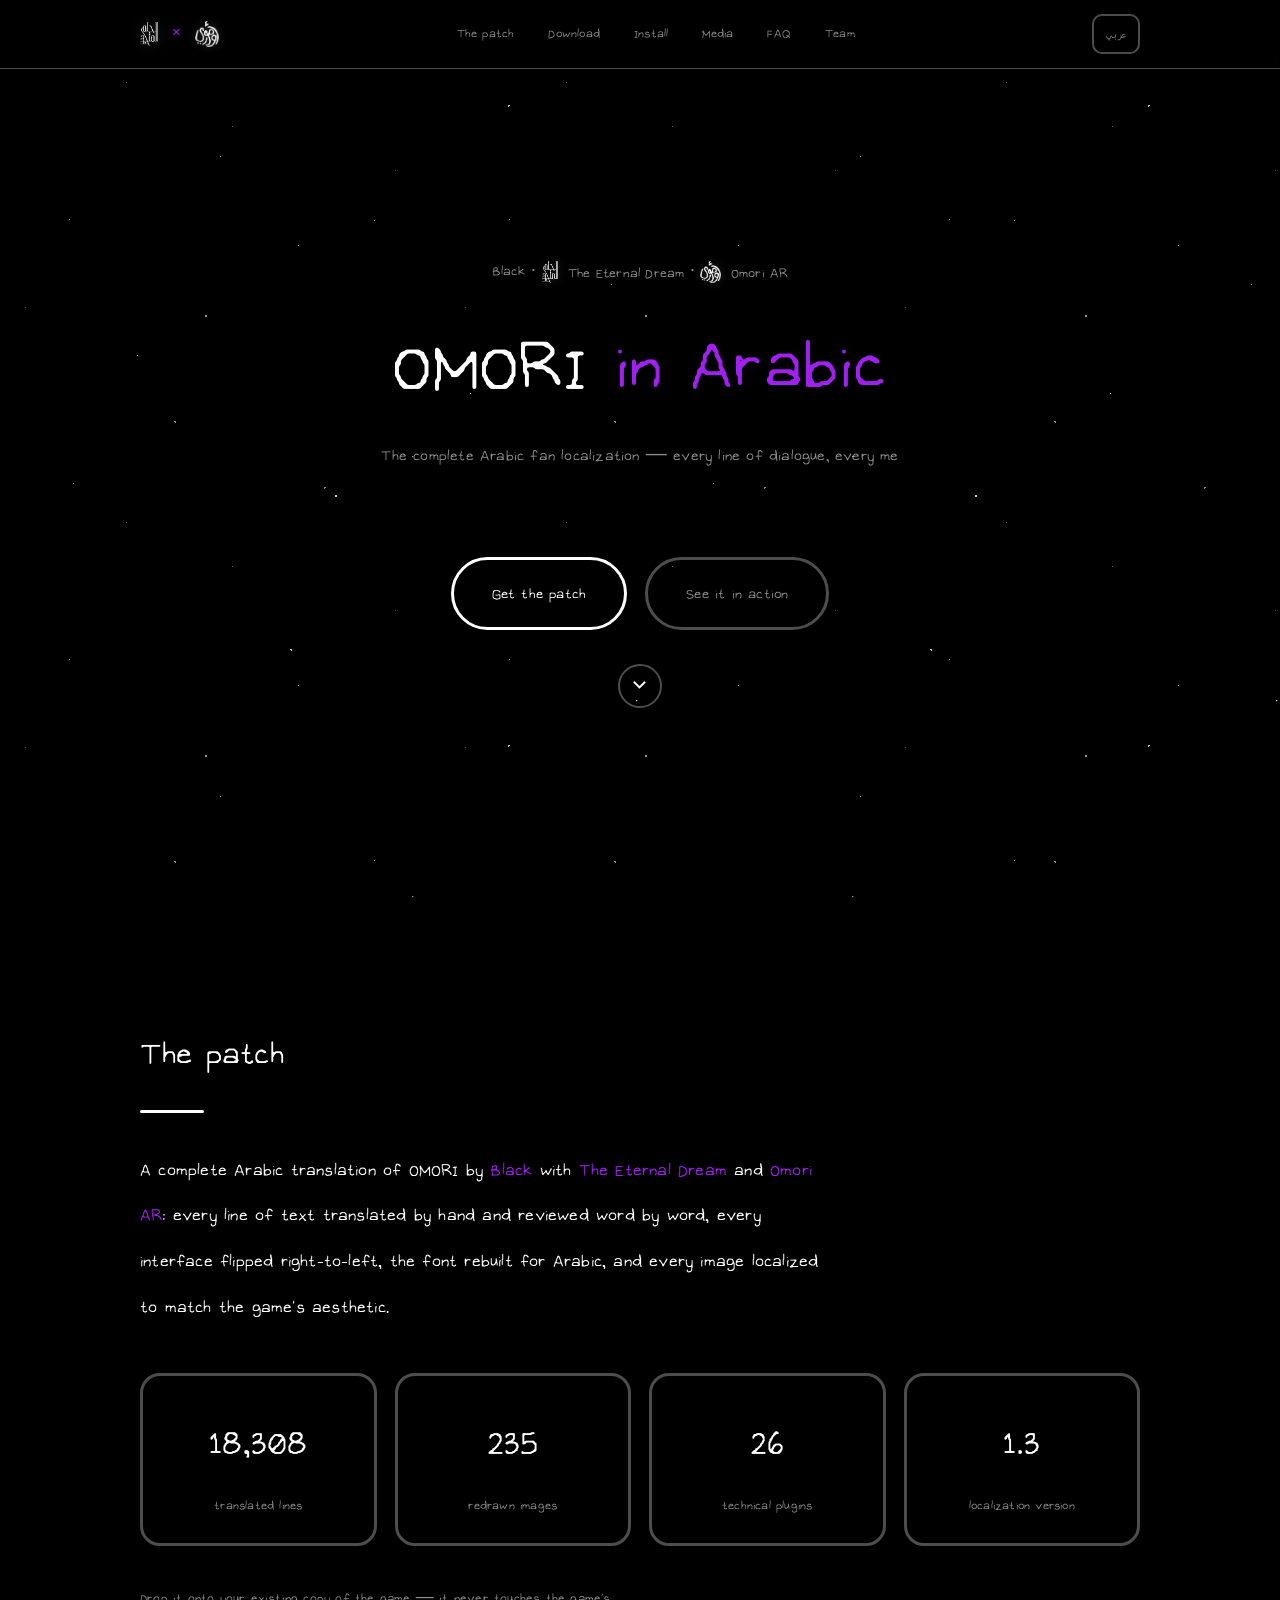
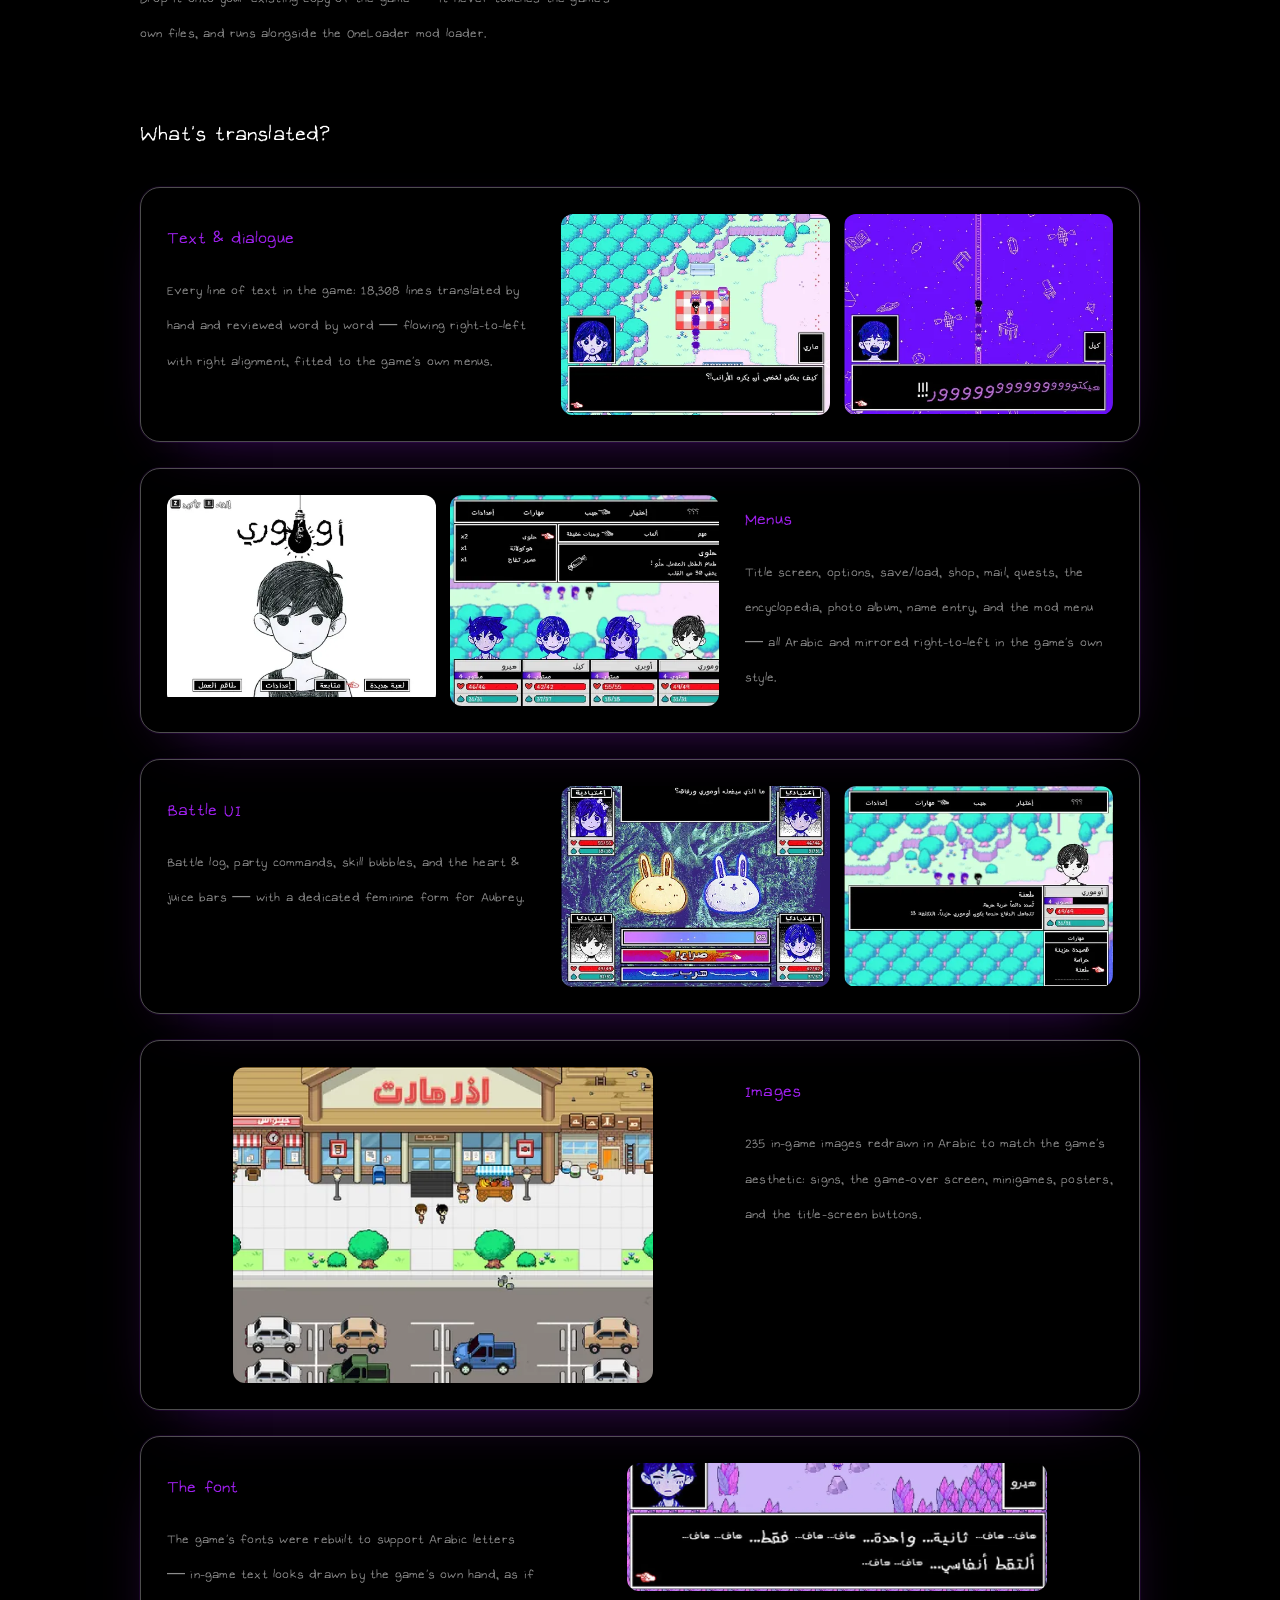
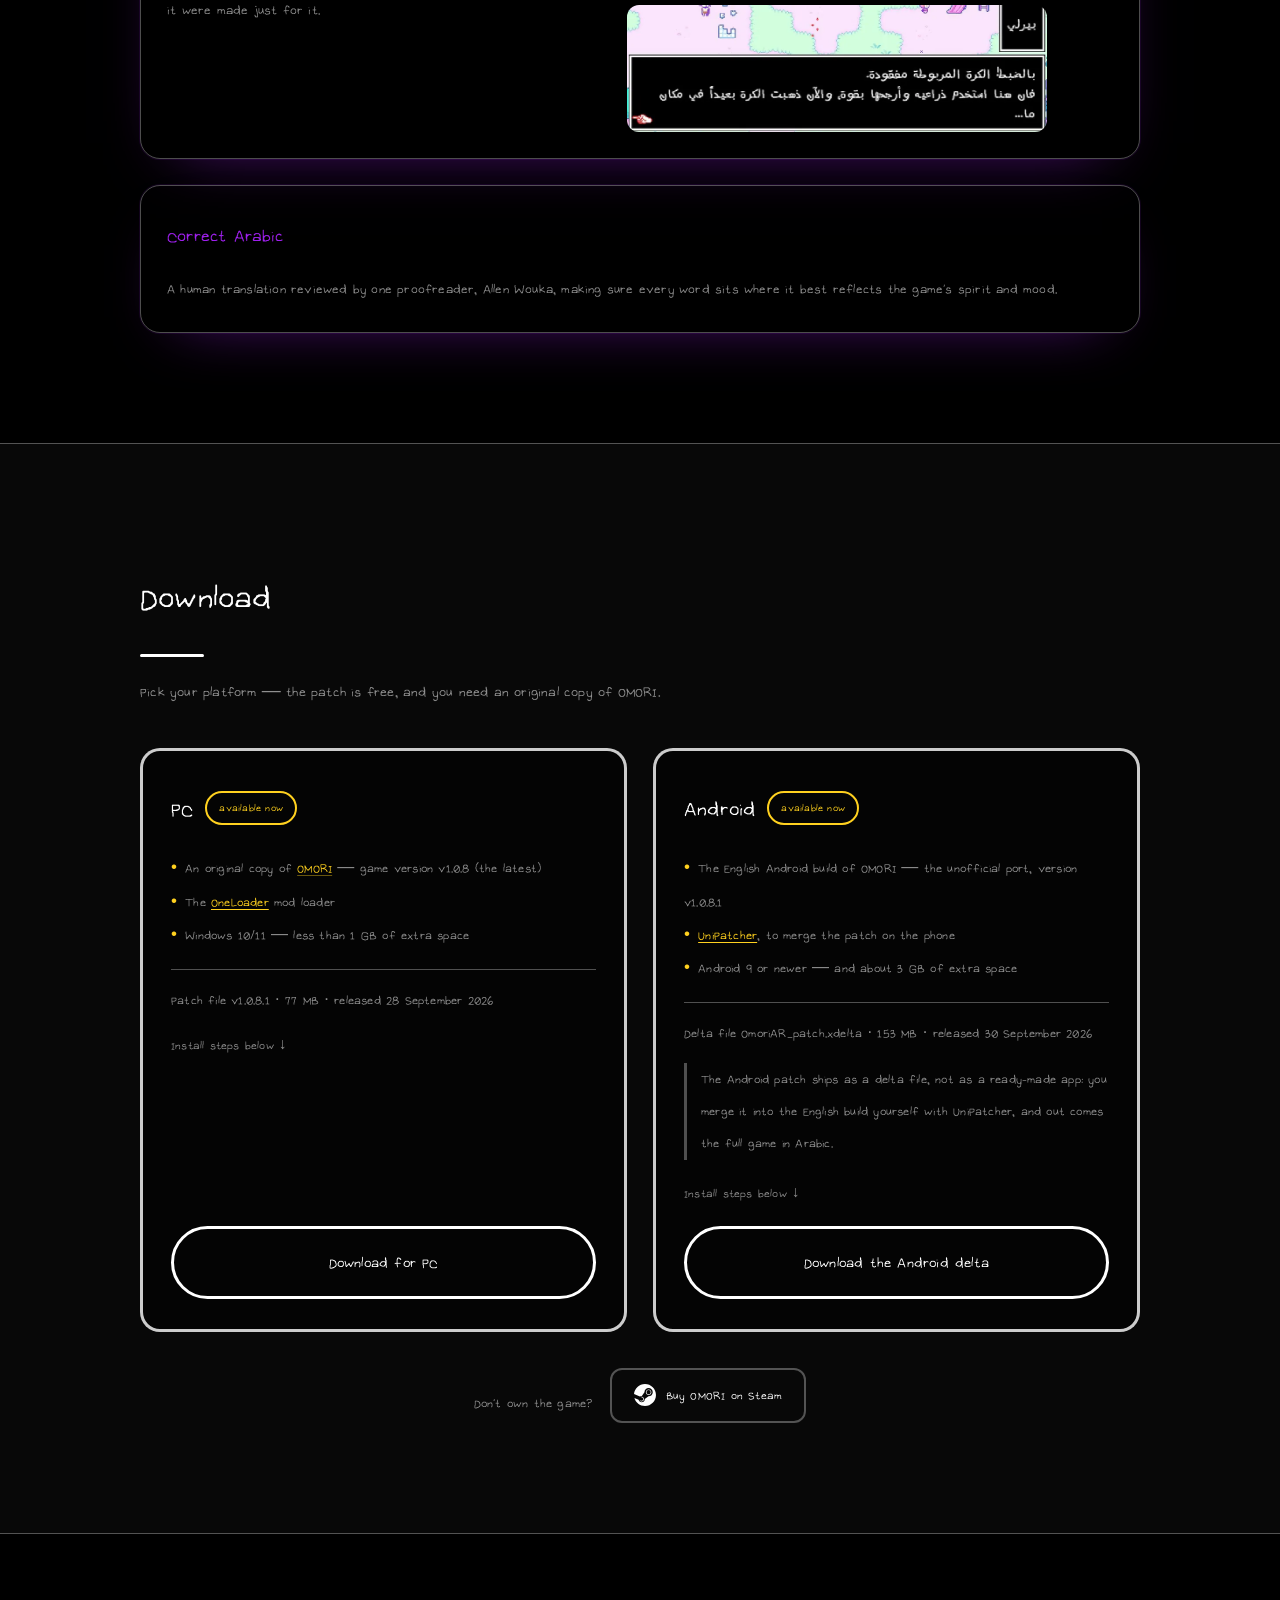
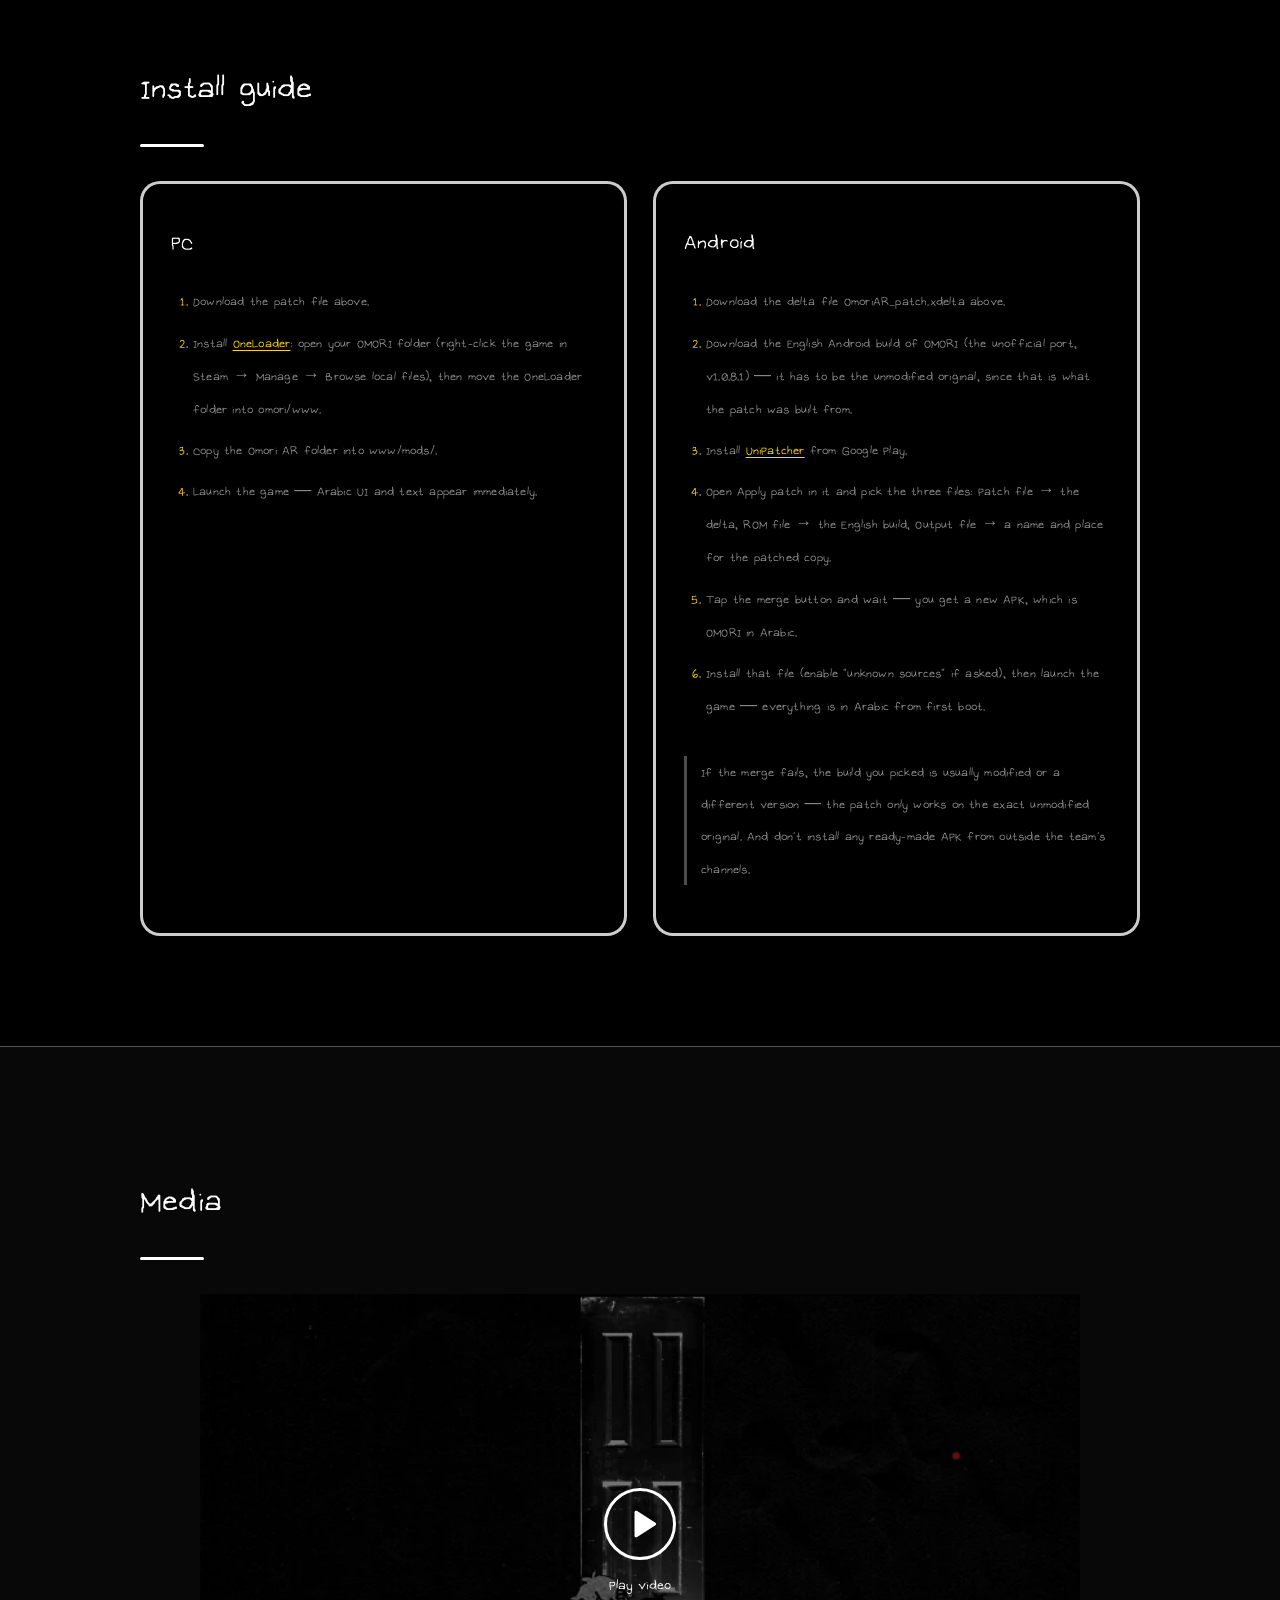
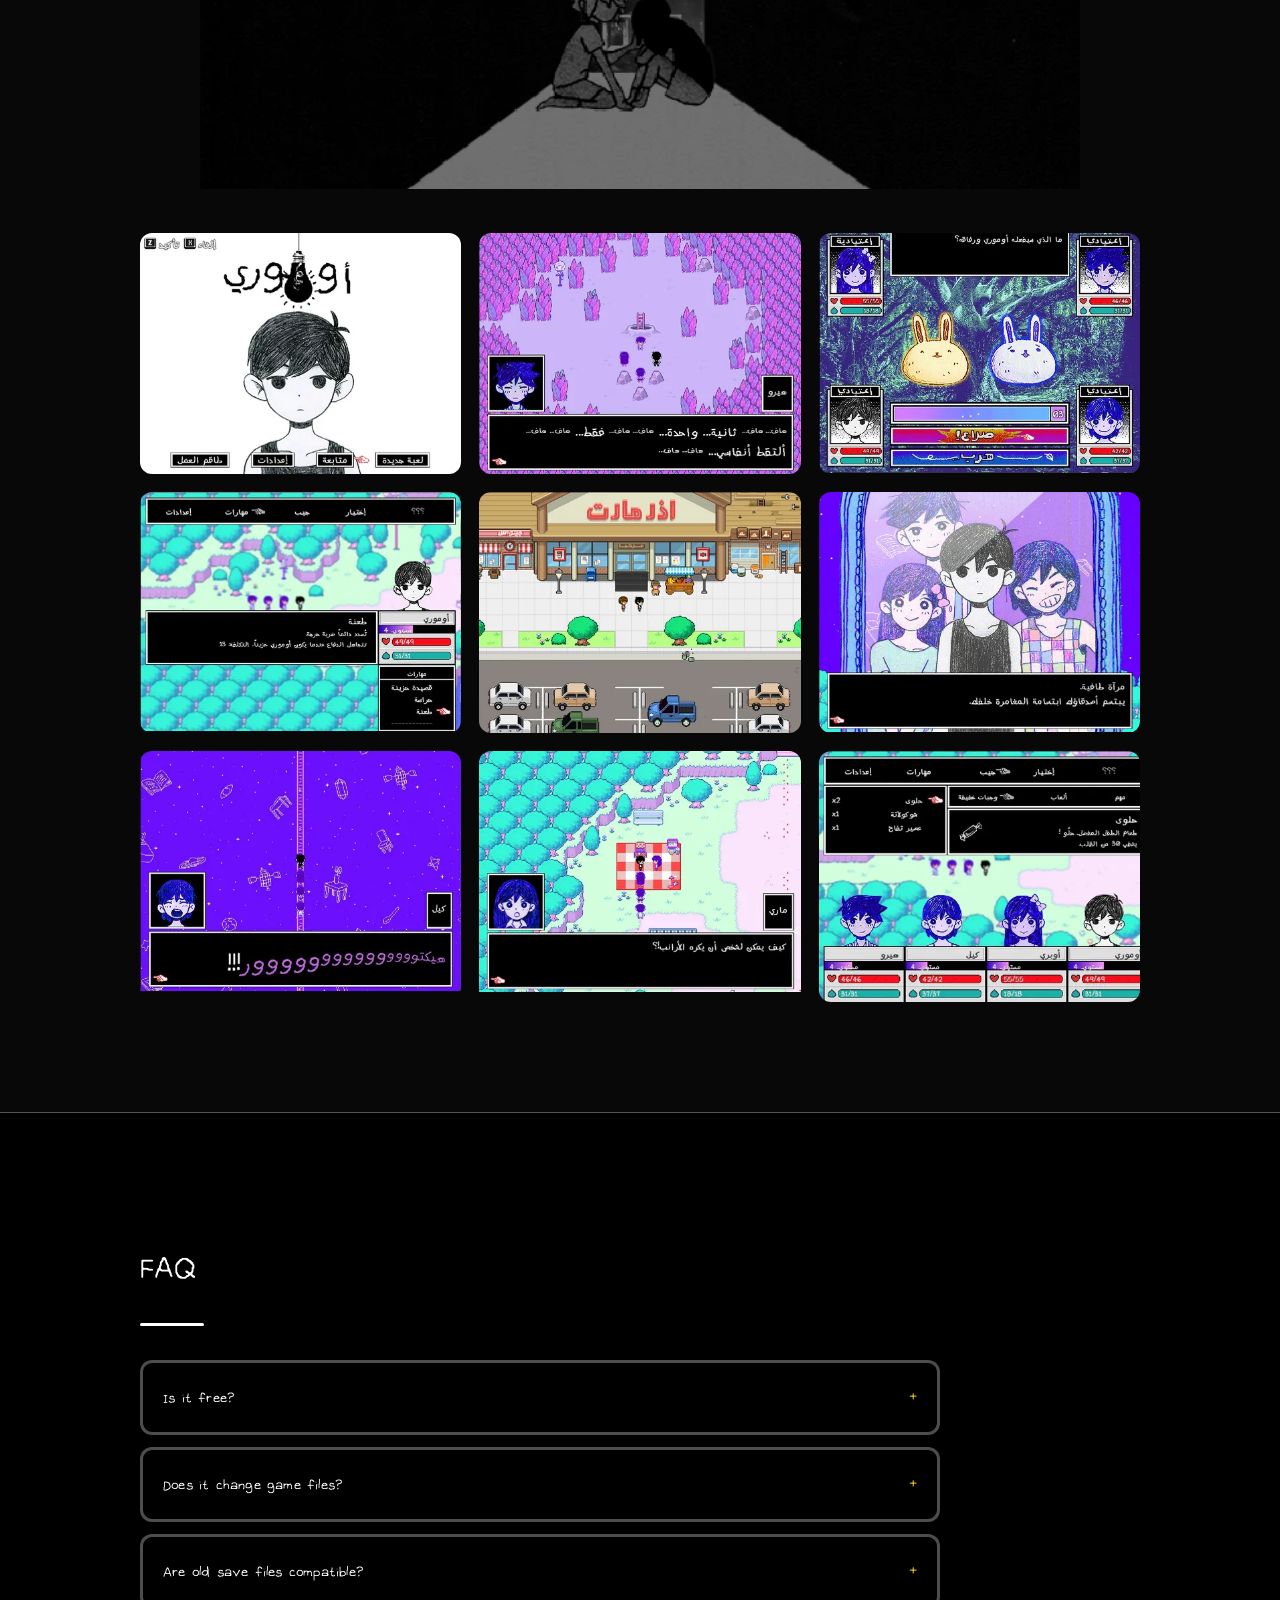
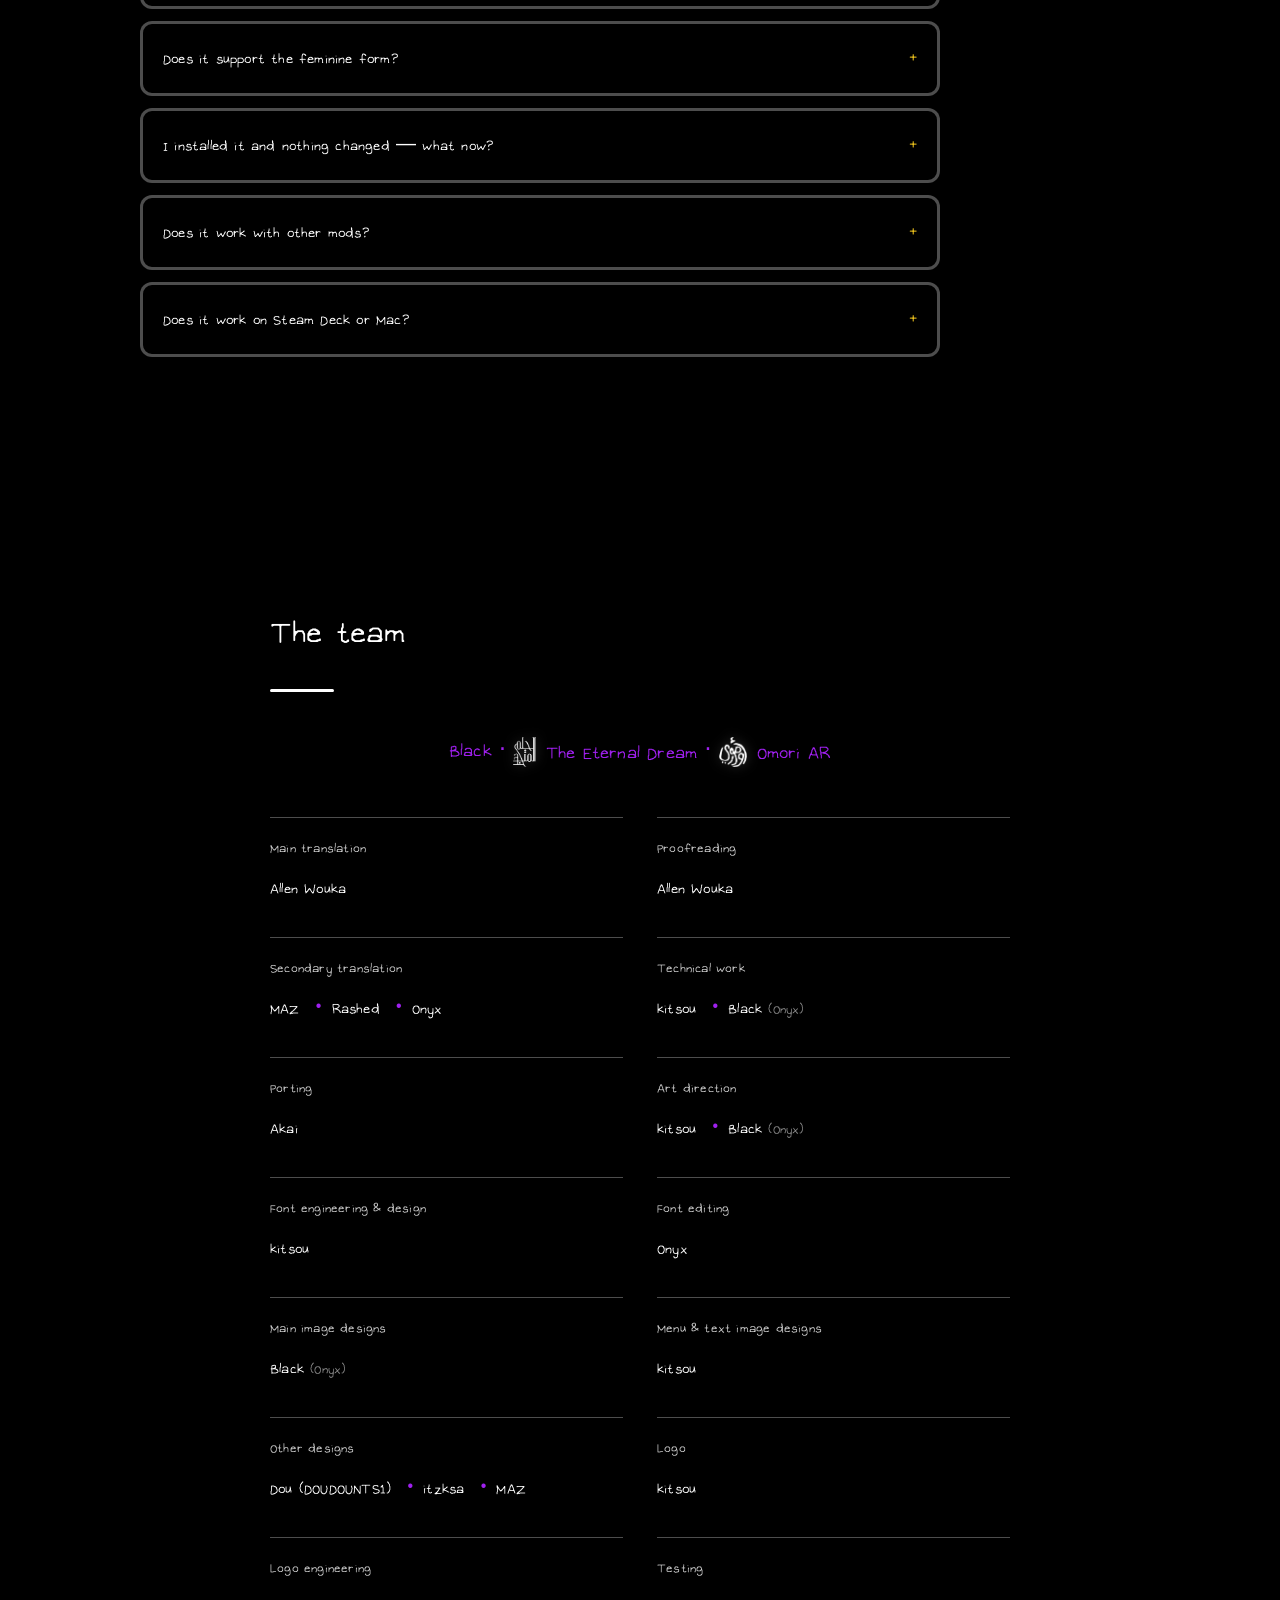
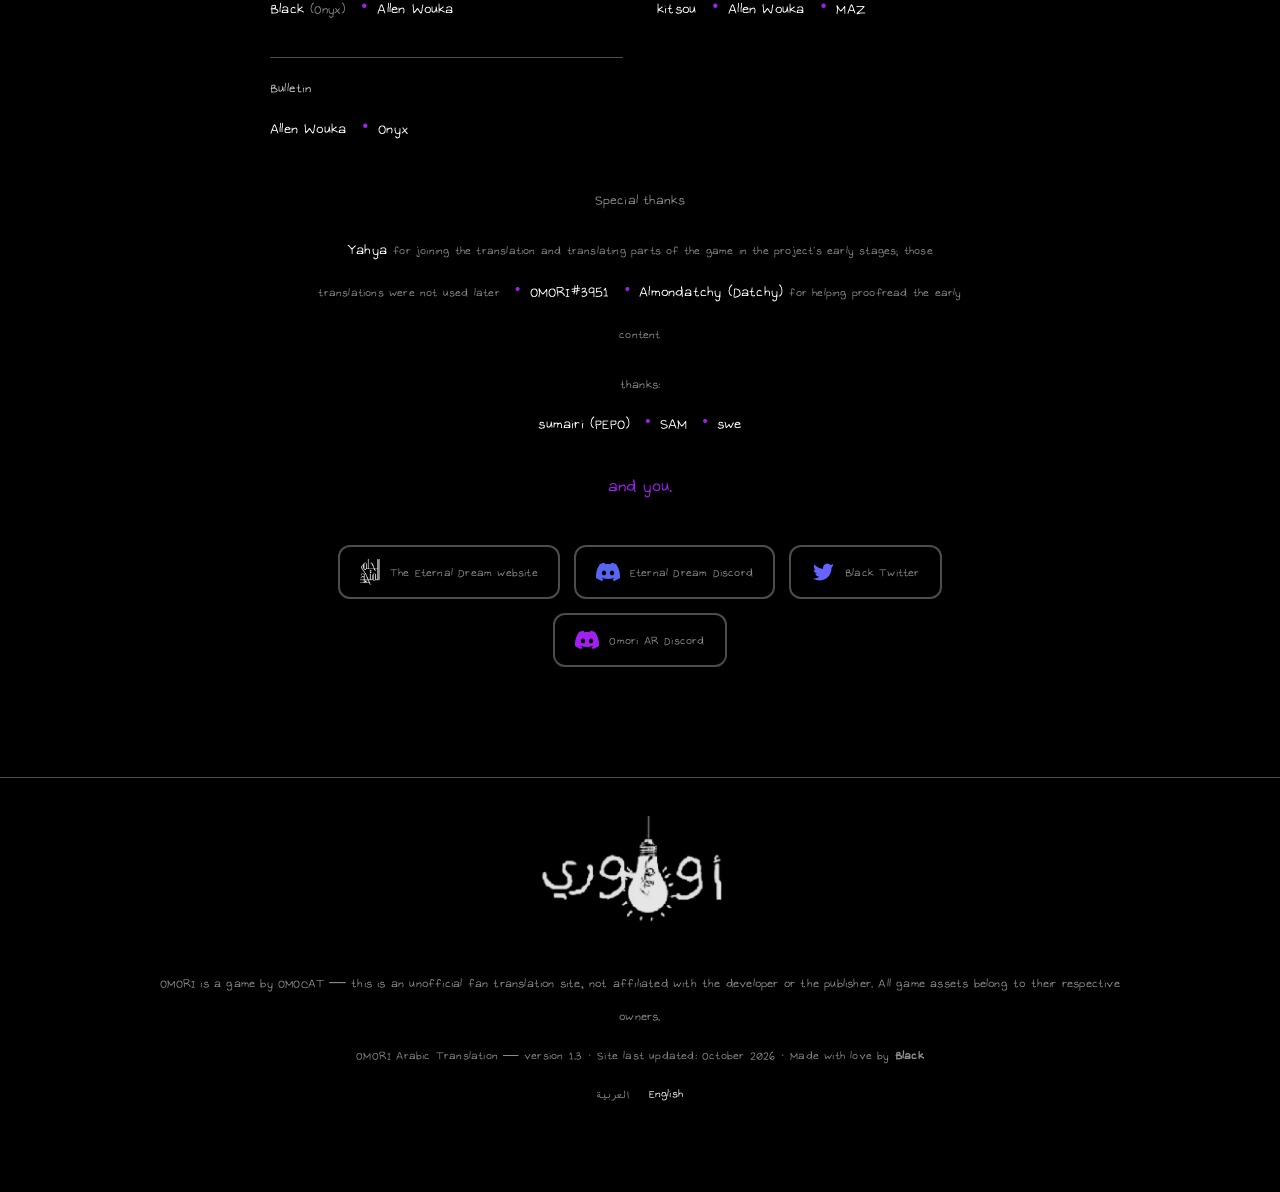
<file: en/index.html>
<!DOCTYPE html>
<html lang="en" dir="ltr">
<head>
<meta charset="UTF-8">
<meta name="viewport" content="width=device-width, initial-scale=1">
<meta name="theme-color" content="#000000">
<title>OMORI Arabic Translation — download &amp; install</title>
<meta name="description" content="The full Arabic localization of OMORI — 18,308 lines of dialogue, every menu, 235 redrawn images and a rebuilt font. Download and install guide inside.">

<script type="application/ld+json">
{
  "@context": "https://schema.org",
  "@graph": [
    {
      "@type": "SoftwareApplication",
      "@id": "https://omoriar.netlify.app/en/#windows",
      "url": "https://omoriar.netlify.app/en/",
      "name": "OMORI Arabic Translation",
      "alternateName": "Omori AR",
      "image": "https://omoriar.netlify.app/assets/img/og-image.png",
      "applicationCategory": "GameApplication",
      "softwareVersion": "1.3",
      "inLanguage": "ar",
      "offers": {
        "@type": "Offer",
        "price": "0",
        "priceCurrency": "USD"
      },
      "author": {
        "@type": "Organization",
        "name": "The Eternal Dream"
      },
      "isBasedOn": {
        "@type": "VideoGame",
        "name": "OMORI",
        "author": {
          "@type": "Organization",
          "name": "OMOCAT"
        },
        "sameAs": "https://store.steampowered.com/app/1150690/OMORI/"
      },
      "operatingSystem": "Windows 10, Windows 11",
      "downloadUrl": "https://github.com/YLBlack/omoriAR-website/releases/download/v1.0.8.1/Omori.AR.release.zip",
      "fileSize": "77MB"
    },
    {
      "@type": "SoftwareApplication",
      "@id": "https://omoriar.netlify.app/en/#android",
      "url": "https://omoriar.netlify.app/en/",
      "name": "OMORI Arabic Translation",
      "alternateName": "Omori AR",
      "image": "https://omoriar.netlify.app/assets/img/og-image.png",
      "applicationCategory": "GameApplication",
      "softwareVersion": "1.3",
      "inLanguage": "ar",
      "offers": {
        "@type": "Offer",
        "price": "0",
        "priceCurrency": "USD"
      },
      "author": {
        "@type": "Organization",
        "name": "The Eternal Dream"
      },
      "isBasedOn": {
        "@type": "VideoGame",
        "name": "OMORI",
        "author": {
          "@type": "Organization",
          "name": "OMOCAT"
        },
        "sameAs": "https://store.steampowered.com/app/1150690/OMORI/"
      },
      "operatingSystem": "Android 9+",
      "downloadUrl": "https://github.com/YLBlack/omoriAR-website/releases/download/v1.0.8.1/OmoriAR_patch.xdelta",
      "fileSize": "153MB"
    }
  ]
}
</script>

<link rel="canonical" href="https://omoriar.netlify.app/en/">
<link rel="alternate" hreflang="ar" href="https://omoriar.netlify.app/">
<link rel="alternate" hreflang="en" href="https://omoriar.netlify.app/en/">
<link rel="alternate" hreflang="x-default" href="https://omoriar.netlify.app/">

<meta property="og:type" content="website">
<meta property="og:site_name" content="OMORI Arabic Translation">
<meta property="og:url" content="https://omoriar.netlify.app/en/">
<meta property="og:locale" content="en_US">
<meta property="og:locale:alternate" content="ar_AR">
<meta property="og:title" content="OMORI Arabic Translation — download &amp; install">
<meta property="og:description" content="Every line of dialogue, every menu and 235 in-game images in Arabic, drawn with OMORI's own font. Free fan patch.">
<meta property="og:image" content="https://omoriar.netlify.app/assets/img/og-image.png">
<meta property="og:image:width" content="1200">
<meta property="og:image:height" content="630">
<meta property="og:image:alt" content="The Eternal Dream logo and the Arabic OMORI wordmark on a black background">
<meta name="twitter:card" content="summary_large_image">
<meta name="twitter:site" content="@B_L_M3">
<meta name="twitter:title" content="OMORI Arabic Translation">
<meta name="twitter:description" content="Every line of dialogue, every menu and 235 in-game images in Arabic.">
<meta name="twitter:image" content="https://omoriar.netlify.app/assets/img/og-image.png">

<link rel="icon" type="image/png" href="../assets/img/favicon.png">
<link rel="apple-touch-icon" href="../assets/img/apple-touch-icon.png">
<link rel="preload" href="../assets/fonts/OMORI_GAME2.woff2" as="font" type="font/woff2" crossorigin>
<link rel="stylesheet" href="../css/main.css">
<style>
  /* small LTR overrides for the English page */
  body { letter-spacing: .2px; }
  .hero__omori { direction: rtl; }
  /* the title stroke grows from the left on LTR (everything else mirrors via logical CSS) */
  .section-title::after { transform-origin: left; }
</style>
<!-- flipped before first paint, so scroll-reveal never hides the page when JS is unavailable -->
<script>document.documentElement.classList.add('js');</script>
</head>
<body>

<a class="skip-link" href="#main">Skip to content</a>

<header class="site-header">
  <div class="site-header__inner">
    <a class="brand" href="#top" aria-label="OMORI Arabic Translation — home">
      <span class="brand__collab">
        <img class="team-brand__logo" src="../assets/img/etrdream-logo.png" alt="" width="22" height="30">
        <span class="brand__x" aria-hidden="true">×</span>
        <img class="brand__title-logo" src="../assets/img/omori-title-logo.png" alt="" width="24" height="26">
      </span>
    </a>
    <nav class="nav" id="site-nav" aria-label="Main navigation">
      <a href="#about">The patch</a>
      <a href="#download">Download</a>
      <a href="#install">Install</a>
      <a href="#gallery">Media</a>
      <a href="#faq">FAQ</a>
      <a href="#credits">Team</a>
    </nav>
    <button class="menu-toggle" id="menu-toggle" aria-expanded="false" aria-controls="site-nav">
      <span class="menu-toggle__bar"></span>
      <span class="menu-toggle__bar"></span>
      <span class="menu-toggle__bar"></span>
      <span class="visually-hidden">Menu</span>
    </button>
    <a class="lang-switch" href="../" lang="ar" hreflang="ar">
      <span aria-hidden="true">عربي</span>
      <span class="visually-hidden">التبديل إلى العربية</span>
    </a>
  </div>
  <div class="progress" id="progress" aria-hidden="true"><span class="progress__bar"></span></div>
</header>

<main id="main">

  <!-- ============ HERO ============ -->
  <section class="hero" id="top">
    <div class="stars" aria-hidden="true">
      <div class="stars__layer" data-depth="0.35"></div>
      <div class="stars__layer" data-depth="0.65"></div>
      <span class="stars__spark" style="top:24%;inset-inline-start:18%;animation-delay:2s;animation-duration:11s"></span><span class="stars__spark" style="top:16%;inset-inline-start:71%;animation-delay:6s;animation-duration:14s"></span><span class="stars__spark" style="top:58%;inset-inline-start:44%;animation-delay:9s;animation-duration:12s"></span>
    </div>
    <div class="hero__content reveal">
      <p class="hero__kicker">Black · <span class="team-brand"><img class="team-brand__logo team-brand__logo--sm" src="../assets/img/etrdream-logo.png" alt="The Eternal Dream logo" width="17" height="22" loading="lazy">The Eternal Dream</span> · <span class="team-brand"><img class="team-brand__logo team-brand__logo--sm" src="../assets/img/omori-title-logo.png" alt="Omori AR logo" width="20" height="22" loading="lazy">Omori AR</span></p>
      <h1 class="hero__title">OMORI <span class="hero__omori">in Arabic</span></h1>
      <p class="hero__sub">The complete Arabic fan localization — every line of dialogue, every menu, every battle log, the font itself — made specifically for the Arab OMORI community.</p>
      <div class="hero__actions">
        <a class="btn btn--primary" href="#download">Get the patch</a>
        <a class="btn btn--ghost" href="#gallery">See it in action</a>
      </div>
      <a class="hero__scroll" href="#about" aria-label="Go to the introduction">
        <span class="hero__scroll-arrow" aria-hidden="true"></span>
      </a>
    </div>
  </section>

  <!-- ============ ABOUT ============ -->
  <section class="section" id="about">
    <div class="container">
      <h2 class="section-title reveal">The patch</h2>
      <div class="about reveal">
        <p class="about__lead">
          A complete Arabic translation of OMORI by <strong>Black</strong> with <strong>The Eternal Dream</strong>
          and <strong>Omori AR</strong>: every line of text translated by hand and reviewed word by word, every
          interface flipped right-to-left, the font rebuilt for Arabic, and every image localized to match
          the game's aesthetic.
        </p>
        <ul class="stats" role="list">
          <li class="stat reveal">
            <span class="stat__num" data-count="18308" data-sep=",">18,308</span>
            <span class="stat__label">translated lines</span>
          </li>
          <li class="stat reveal">
            <span class="stat__num" data-count="235">235</span>
            <span class="stat__label">redrawn images</span>
          </li>
          <li class="stat reveal">
            <span class="stat__num" data-count="26">26</span>
            <span class="stat__label">technical plugins</span>
          </li>
          <li class="stat reveal">
            <span class="stat__num" data-count="1.3" data-decimals="1">1.3</span>
            <span class="stat__label">localization version</span>
          </li>
        </ul>
        <p class="about__note reveal">Drop it onto your existing copy of the game — it never touches the game's own files, and runs alongside the&nbsp;<span class="latin">OneLoader</span> mod loader.</p>

        <h3 class="about__sub reveal" id="translated">What's translated?</h3>

        <div class="feats">

          <article class="feat reveal">
            <div class="feat__text">
              <h4 class="feat__title">Text &amp; dialogue</h4>
              <p>Every line of text in the game: 18,308 lines translated by hand and reviewed word by word — flowing right-to-left with right alignment, fitted to the game's own menus.</p>
            </div>
            <div class="plate plate--pair">
              <figure class="shot">
                <img src="../assets/img/screens/omori_08.webp" srcset="../assets/img/screens/omori_08-480.webp 480w, ../assets/img/screens/omori_08.webp 960w" sizes="(max-width: 520px) 92vw, (max-width: 960px) 45vw, 300px" width="957" height="717" loading="lazy" decoding="async" alt="Arabic dialogue about rabbits: Mari's portrait inside the text box above the line &#8220;How could anyone hate rabbits?&#8221;">
              </figure>
              <figure class="shot">
                <img src="../assets/img/screens/kel_laugh.webp" srcset="../assets/img/screens/kel_laugh-480.webp 480w, ../assets/img/screens/kel_laugh.webp 960w" sizes="(max-width: 520px) 92vw, (max-width: 960px) 45vw, 300px" width="960" height="717" loading="lazy" decoding="async" alt="Arabic dialogue in Black Space: Kel laughing, his portrait in the text box above a long line of connected letters">
              </figure>
            </div>
          </article>

          <article class="feat feat--rev reveal">
            <div class="feat__text">
              <h4 class="feat__title">Menus</h4>
              <p>Title screen, options, save/load, shop, mail, quests, the encyclopedia, photo album, name entry, and the mod menu — all Arabic and mirrored right-to-left in the game's own style.</p>
            </div>
            <div class="plate plate--pair">
              <figure class="shot">
                <img src="../assets/img/screens/omort_title.webp" srcset="../assets/img/screens/omort_title-480.webp 480w, ../assets/img/screens/omort_title.webp 960w" sizes="(max-width: 520px) 92vw, (max-width: 960px) 45vw, 300px" width="960" height="720" loading="lazy" decoding="async" alt="The Arabic OMORI title screen: the hand-drawn Arabic wordmark with New Game, Continue, Options and Credits buttons">
              </figure>
              <figure class="shot">
                <img src="../assets/img/screens/screen10.webp" srcset="../assets/img/screens/screen10-480.webp 480w, ../assets/img/screens/screen10.webp 960w" sizes="(max-width: 520px) 92vw, (max-width: 960px) 45vw, 300px" width="960" height="751" loading="lazy" decoding="async" alt="The Arabic item bag menu with candy, chocolate and apple juice, plus the selected item's description">
              </figure>
            </div>
          </article>

          <article class="feat reveal">
            <div class="feat__text">
              <h4 class="feat__title">Battle UI</h4>
              <p>Battle log, party commands, skill bubbles, and the heart &amp; juice bars — with a dedicated feminine form for Aubrey.</p>
            </div>
            <div class="plate plate--pair">
              <figure class="shot">
                <img src="../assets/img/screens/screen3.webp" srcset="../assets/img/screens/screen3-480.webp 480w, ../assets/img/screens/screen3.webp 960w" sizes="(max-width: 520px) 92vw, (max-width: 960px) 45vw, 300px" width="960" height="719" loading="lazy" decoding="async" alt="Battle interface in Arabic: heart and juice bars for Aubrey and Kel, the skill bar and the enemy counter">
              </figure>
              <figure class="shot">
                <img src="../assets/img/screens/screen4.webp" srcset="../assets/img/screens/screen4-480.webp 480w, ../assets/img/screens/screen4.webp 960w" sizes="(max-width: 520px) 92vw, (max-width: 960px) 45vw, 300px" width="960" height="717" loading="lazy" decoding="async" alt="A skill description in Arabic during battle, with the skill name and its cost">
              </figure>
            </div>
          </article>

          <article class="feat feat--rev reveal">
            <div class="feat__text">
              <h4 class="feat__title">Images</h4>
              <p>235 in-game images redrawn in Arabic to match the game's aesthetic: signs, the game-over screen, minigames, posters, and the title-screen buttons.</p>
            </div>
            <div class="plate plate--pair">
              <figure class="shot">
                <img src="../assets/img/screens/store_plaza.webp" srcset="../assets/img/screens/store_plaza-480.webp 480w, ../assets/img/screens/store_plaza.webp 960w" sizes="(max-width: 520px) 92vw, (max-width: 960px) 45vw, 300px" width="957" height="720" loading="lazy" decoding="async" alt="The store plaza in Arabic, with a redrawn sign above the shop and the candy cart in front">
              </figure>
            </div>
          </article>

          <article class="feat reveal">
            <div class="feat__text">
              <h4 class="feat__title">The font</h4>
              <p>The game's fonts were rebuilt to support Arabic letters — in-game text looks drawn by the game's own hand, as if it were made just for it.</p>
            </div>
            <div class="plate plate--wide">
              <figure class="shot">
                <img src="../assets/img/screens/detail1.webp" sizes="(max-width: 520px) 92vw, (max-width: 960px) 45vw, 300px" width="960" height="293" loading="lazy" decoding="async" alt="A close-up of an Arabic dialogue box showing connected letterforms, diacritics and punctuation">
              </figure>
              <figure class="shot">
                <img src="../assets/img/screens/detail2.webp" sizes="(max-width: 520px) 92vw, (max-width: 960px) 45vw, 300px" width="960" height="291" loading="lazy" decoding="async" alt="A close-up of an Arabic dialogue line from the game, showing the original stroke weight and line spacing">
              </figure>
            </div>
          </article>

          <article class="feat feat--text reveal">
            <div class="feat__text">
              <h4 class="feat__title">Correct Arabic</h4>
              <p>A human translation reviewed by one proofreader, <span class="latin">Allen Wouka</span>, making sure every word sits where it best reflects the game's spirit and mood.</p>
            </div>
          </article>

        </div>
      </div>
    </div>
  </section>

  <!-- ============ DOWNLOAD ============ -->
  <section class="section section--download section--alt" id="download">
    <div class="container">
      <h2 class="section-title reveal">Download</h2>
      <p class="download-note reveal">Pick your platform — the patch is free, and you need an original copy of OMORI.</p>

      <div class="download-grid">
        <article class="dl reveal" id="dl-pc">
          <h3 class="dl__title">PC <span class="dl__badge">available now</span></h3>
          <ul class="dl__reqs" role="list">
            <li>An original copy of <a class="steam-link" href="https://store.steampowered.com/app/1150690/OMORI/" target="_blank" rel="noopener">OMORI</a> — game version <span class="latin">v1.0.8</span> (the latest)</li>
            <li>The <a class="dl-link" href="https://github.com/rphsoftware/OneLoader/releases" target="_blank" rel="noopener">OneLoader</a> mod loader</li>
            <li>Windows 10/11 — less than <span class="latin">1&nbsp;GB</span> of extra space</li>
          </ul>
          <p class="dl__meta">
            Patch file <span class="latin" data-site="build">v1.0.8.1</span> ·
            <span data-site="size-pc">77 MB</span> ·
            released <span data-site="date-pc">28 September 2026</span>
          </p>
          <p class="dl__steps-hint">Install steps below ↓</p>
          <a class="btn btn--primary dl__btn" href="https://github.com/YLBlack/omoriAR-website/releases/download/v1.0.8.1/Omori.AR.release.zip" target="_blank" rel="noopener" data-download="pc">Download for PC</a>
        </article>

        <article class="dl reveal" id="dl-android">
          <h3 class="dl__title">Android <span class="dl__badge">available now</span></h3>
          <ul class="dl__reqs" role="list">
            <li>The English Android build of OMORI — the unofficial port, version <span class="latin">v1.0.8.1</span></li>
            <li><a class="latin dl-link" href="https://play.google.com/store/apps/details?id=org.emunix.unipatcher" target="_blank" rel="noopener">UniPatcher</a>, to merge the patch on the phone</li>
            <li>Android <span class="latin">9</span> or newer — and about <span class="latin">3&nbsp;GB</span> of extra space</li>
          </ul>
          <p class="dl__meta">
            Delta file <span class="latin">OmoriAR_patch.xdelta</span> ·
            <span data-site="size-android">153 MB</span> ·
            released <span data-site="date-android">30 September 2026</span>
          </p>
          <p class="dl__note" id="dl-android-note">The Android patch ships as a delta file, not as a ready-made app: you merge it into the English build yourself with <span class="latin">UniPatcher</span>, and out comes the full game in Arabic.</p>
          <p class="dl__steps-hint">Install steps below ↓</p>
          <a class="btn btn--primary dl__btn" href="https://github.com/YLBlack/omoriAR-website/releases/download/v1.0.8.1/OmoriAR_patch.xdelta" target="_blank" rel="noopener" data-download="android" aria-describedby="dl-android-note">Download the Android delta</a>
        </article>
      </div>

      <p class="dl-msg reveal" id="dl-msg" role="status" aria-live="polite" tabindex="-1" hidden></p>

      <p class="steam-cta reveal">
        Don't own the game?
        <a class="steam-cta__btn" href="https://store.steampowered.com/app/1150690/OMORI/" target="_blank" rel="noopener">
          <img src="../assets/img/steam.svg" alt="" width="22" height="22">
          Buy OMORI on Steam
        </a>
      </p>
    </div>
  </section>

  <!-- ============ INSTALL ============ -->
  <section class="section" id="install">
    <div class="container">
      <h2 class="section-title reveal">Install guide</h2>
      <div class="download-grid">
        <article class="dl reveal">
          <h3 class="dl__title">PC</h3>
          <ol class="dl__steps">
            <li>Download the patch file above.</li>
            <li>Install <a class="dl-link" href="https://github.com/rphsoftware/OneLoader/releases" target="_blank" rel="noopener">OneLoader</a>: open your OMORI folder (right-click the game in Steam → <span class="latin">Manage → Browse local files</span>), then move the <span class="latin">OneLoader</span> folder into <span class="latin">omori/www</span>.</li>
            <li>Copy the <span class="latin">Omori AR</span> folder into <span class="latin">www/mods/</span>.</li>
            <li>Launch the game — Arabic UI and text appear immediately.</li>
          </ol>
        </article>
        <article class="dl reveal">
          <h3 class="dl__title">Android</h3>
          <ol class="dl__steps">
            <li>Download the delta file <span class="latin">OmoriAR_patch.xdelta</span> above.</li>
            <li>Download the English Android build of OMORI (the unofficial port, <span class="latin">v1.0.8.1</span>) — it has to be the unmodified original, since that is what the patch was built from.</li>
            <li>Install <a class="latin dl-link" href="https://play.google.com/store/apps/details?id=org.emunix.unipatcher" target="_blank" rel="noopener">UniPatcher</a> from Google Play.</li>
            <li>Open <span class="latin">Apply patch</span> in it and pick the three files: <span class="latin">Patch file</span> → the delta, <span class="latin">ROM file</span> → the English build, <span class="latin">Output file</span> → a name and place for the patched copy.</li>
            <li>Tap the merge button and wait — you get a new <span class="latin">APK</span>, which is OMORI in Arabic.</li>
            <li>Install that file (enable "unknown sources" if asked), then launch the game — everything is in Arabic from first boot.</li>
          </ol>
          <p class="dl__note">If the merge fails, the build you picked is usually modified or a different version — the patch only works on the exact unmodified original. And don't install any ready-made <span class="latin">APK</span> from outside the team's channels.</p>
        </article>
      </div>
    </div>
  </section>

  <!-- ============ GALLERY ============ -->
  <section class="section section--alt" id="gallery">
    <div class="container">
      <h2 class="section-title reveal">Media</h2>

      <div class="video-frame reveal">
        <video id="trailer" preload="none" playsinline poster="../assets/img/video-poster.webp">
          <source src="../assets/video/omori-ar-2026-trailer.mp4" type="video/mp4">
          Your browser does not support video.
        </video>
        <button class="video-cover" id="video-cover" type="button" aria-label="Play video">
          <span class="video-cover__icon" aria-hidden="true">
            <svg viewBox="0 0 24 24" width="34" height="34" fill="currentColor" focusable="false"><path d="M6 3.6v16.8c0 .8.9 1.3 1.6.9l13.2-8.4a1 1 0 0 0 0-1.7L7.6 2.7C6.9 2.3 6 2.8 6 3.6z"/></svg>
          </span>
          <span class="video-cover__label">Play video</span>
        </button>
        <button class="video-ctrl" id="video-ctrl" type="button" aria-label="Pause" hidden>
          <span class="video-ctrl__icon" id="video-ctrl-icon" aria-hidden="true"></span>
        </button>
      </div>

      <div class="plates" id="gallery-grid">
        <figure class="shot shot--grid" data-tags="menus">
          <button class="shot__open" type="button" data-lightbox>
            <img src="../assets/img/screens/omort_title-480.webp" srcset="../assets/img/screens/omort_title-480.webp 480w, ../assets/img/screens/omort_title.webp 960w" sizes="(max-width: 620px) 92vw, (max-width: 960px) 45vw, 300px" width="480" height="360" loading="lazy" decoding="async" alt="The Arabic OMORI title screen: the hand-drawn Arabic wordmark with New Game, Continue, Options and Credits buttons">
            <span class="visually-hidden">View the title screen larger</span>
          </button>
        </figure>
        <figure class="shot shot--grid" data-tags="dialogue">
          <button class="shot__open" type="button" data-lightbox>
            <img src="../assets/img/screens/screen2-480.webp" srcset="../assets/img/screens/screen2-480.webp 480w, ../assets/img/screens/screen2.webp 960w" sizes="(max-width: 620px) 92vw, (max-width: 960px) 45vw, 300px" width="480" height="360" loading="lazy" decoding="async" alt="Arabic dialogue in OMORI: Hero out of breath in Black Space, punctuation matching the original">
            <span class="visually-hidden">View the Hero screenshot larger</span>
          </button>
        </figure>
        <figure class="shot shot--grid" data-tags="battle">
          <button class="shot__open" type="button" data-lightbox>
            <img src="../assets/img/screens/screen3-480.webp" srcset="../assets/img/screens/screen3-480.webp 480w, ../assets/img/screens/screen3.webp 960w" sizes="(max-width: 620px) 92vw, (max-width: 960px) 45vw, 300px" width="480" height="359" loading="lazy" decoding="async" alt="Battle interface in Arabic: heart and juice bars for Aubrey and Kel, the skill bar and the enemy counter">
            <span class="visually-hidden">View the battle screenshot larger</span>
          </button>
        </figure>
        <figure class="shot shot--grid" data-tags="battle">
          <button class="shot__open" type="button" data-lightbox>
            <img src="../assets/img/screens/screen4-480.webp" srcset="../assets/img/screens/screen4-480.webp 480w, ../assets/img/screens/screen4.webp 960w" sizes="(max-width: 620px) 92vw, (max-width: 960px) 45vw, 300px" width="480" height="358" loading="lazy" decoding="async" alt="A skill description in Arabic during battle, with the skill name and its cost">
            <span class="visually-hidden">View the skill description larger</span>
          </button>
        </figure>
        <figure class="shot shot--grid" data-tags="images">
          <button class="shot__open" type="button" data-lightbox>
            <img src="../assets/img/screens/store_plaza-480.webp" srcset="../assets/img/screens/store_plaza-480.webp 480w, ../assets/img/screens/store_plaza.webp 960w" sizes="(max-width: 620px) 92vw, (max-width: 960px) 45vw, 300px" width="480" height="361" loading="lazy" decoding="async" alt="The Arabic store plaza: the &#8220;Othermart&#8221; sign redrawn above the shopfront, with the sweet cart and the stalls">
            <span class="visually-hidden">View the store plaza larger</span>
          </button>
        </figure>
        <figure class="shot shot--grid" data-tags="dialogue">
          <button class="shot__open" type="button" data-lightbox>
            <img src="../assets/img/screens/screen6-480.webp" srcset="../assets/img/screens/screen6-480.webp 480w, ../assets/img/screens/screen6.webp 960w" sizes="(max-width: 620px) 92vw, (max-width: 960px) 45vw, 300px" width="480" height="359" loading="lazy" decoding="async" alt="Group dialogue in Arabic with three character portraits above the text box">
            <span class="visually-hidden">View the group dialogue larger</span>
          </button>
        </figure>
        <figure class="shot shot--grid" data-tags="dialogue">
          <button class="shot__open" type="button" data-lightbox>
            <img src="../assets/img/screens/kel_laugh-480.webp" srcset="../assets/img/screens/kel_laugh-480.webp 480w, ../assets/img/screens/kel_laugh.webp 960w" sizes="(max-width: 620px) 92vw, (max-width: 960px) 45vw, 300px" width="480" height="358" loading="lazy" decoding="async" alt="Arabic dialogue in Black Space: Kel laughing, his portrait in the text box above a long line of connected letters">
            <span class="visually-hidden">View the Kel screenshot larger</span>
          </button>
        </figure>
        <figure class="shot shot--grid" data-tags="dialogue">
          <button class="shot__open" type="button" data-lightbox>
            <img src="../assets/img/screens/screen9-480.webp" srcset="../assets/img/screens/screen9-480.webp 480w, ../assets/img/screens/screen9.webp 960w" sizes="(max-width: 620px) 92vw, (max-width: 960px) 45vw, 300px" width="480" height="360" loading="lazy" decoding="async" alt="An Arabic scene with Mari's portrait inside the text box and a dialogue line below">
            <span class="visually-hidden">View the Mari screenshot larger</span>
          </button>
        </figure>
        <figure class="shot shot--grid" data-tags="menus">
          <button class="shot__open" type="button" data-lightbox>
            <img src="../assets/img/screens/screen10-480.webp" srcset="../assets/img/screens/screen10-480.webp 480w, ../assets/img/screens/screen10.webp 960w" sizes="(max-width: 620px) 92vw, (max-width: 960px) 45vw, 300px" width="480" height="375" loading="lazy" decoding="async" alt="The Arabic item bag menu with candy, chocolate and apple juice, plus the selected item's description">
            <span class="visually-hidden">View the bag menu larger</span>
          </button>
        </figure>
      </div>

      <!-- Adding screenshots: run tools/optimize-screens.py, then add a <figure> here
           (or list the file in EXTRA_SCREENS at the top of js/main.js). -->
    </div>
  </section>

  <!-- ============ FAQ ============ -->
  <section class="section" id="faq">
    <div class="container">
      <h2 class="section-title reveal">FAQ</h2>
      <div class="faq reveal">
        <details class="faq__item">
          <summary>Is it free?</summary>
          <p>Yes — like all fan translations. You still need an original copy of OMORI.</p>
        </details>
        <details class="faq__item">
          <summary>Does it change game files?</summary>
          <p>No — it installs as a side-loading mod on top of your copy. To remove it, delete the <span class="latin">Omori AR</span> folder and the game is exactly as it was.</p>
        </details>
        <details class="faq__item">
          <summary>Are old save files compatible?</summary>
          <p>Yes — but the character name you typed yourself appears in English, because it is stored inside the save file. In a new game the name shows in Arabic as expected.</p>
        </details>
        <details class="faq__item">
          <summary>Does it support the feminine form?</summary>
          <p>Yes — the battle log and the emotion states have a feminine version, and it appears even when Aubrey leads the party.</p>
        </details>
        <details class="faq__item">
          <summary>I installed it and nothing changed — what now?</summary>
          <p>First check that the <span class="latin">Omori AR</span> folder sits inside <span class="latin">www/mods/</span> and that <span class="latin">OneLoader</span> is installed as shown in the install steps above, then close the game completely and open it again. If nothing shows up, launch the game from <span class="latin">Steam</span> directly and temporarily disable any other mod to rule out a conflict.</p>
        </details>
        <details class="faq__item">
          <summary>Does it work with other mods?</summary>
          <p>Usually yes — it runs on <span class="latin">OneLoader</span> and never replaces the game's files, though mods that rewrite dialogue or the font itself can clash on a few screens.</p>
        </details>
        <details class="faq__item">
          <summary>Does it work on Steam Deck or Mac?</summary>
          <p>The PC patch targets Windows. On <span class="latin">Steam Deck</span> you can try it through <span class="latin">Proton</span> by following the same steps inside the game folder, but it is not officially supported.</p>
        </details>
      </div>
    </div>
  </section>

  <!-- ============ CREDITS ============ -->
  <section class="section section--credits" id="credits">
    <div class="container container--narrow">
      <h2 class="section-title reveal">The team</h2>
      <p class="cr-teams reveal">
          Black &middot;
          <span class="team-brand">
            <img class="team-brand__logo" src="../assets/img/etrdream-logo.png" alt="The Eternal Dream logo" width="22" height="30" loading="lazy">
            The Eternal Dream
          </span> &middot;
          <span class="team-brand">
            <img class="team-brand__logo" src="../assets/img/omori-title-logo.png" alt="Omori AR logo" width="30" height="30" loading="lazy">
            Omori AR
          </span>
        </p>

      <div class="creds reveal">
        <div class="creds__group">
          <h3 class="creds__role">Main translation</h3>
          <ul class="creds__names" role="list">
            <li>Allen Wouka</li>
          </ul>
        </div>
        <div class="creds__group">
          <h3 class="creds__role">Proofreading</h3>
          <ul class="creds__names" role="list">
            <li>Allen Wouka</li>
          </ul>
        </div>
        <div class="creds__group">
          <h3 class="creds__role">Secondary translation</h3>
          <ul class="creds__names" role="list">
            <li>MAZ</li>
            <li>Rashed</li>
            <li>Onyx</li>
          </ul>
        </div>
        <div class="creds__group">
          <h3 class="creds__role">Technical work</h3>
          <ul class="creds__names" role="list">
            <li>kitsou</li>
            <li>Black <span class="cred-alias">(Onyx)</span></li>
          </ul>
        </div>
        <div class="creds__group">
          <h3 class="creds__role">Porting</h3>
          <ul class="creds__names" role="list">
            <li>Akai</li>
          </ul>
        </div>
        <div class="creds__group">
          <h3 class="creds__role">Art direction</h3>
          <ul class="creds__names" role="list">
            <li>kitsou</li>
            <li>Black <span class="cred-alias">(Onyx)</span></li>
          </ul>
        </div>
        <div class="creds__group">
          <h3 class="creds__role">Font engineering &amp; design</h3>
          <ul class="creds__names" role="list">
            <li>kitsou</li>
          </ul>
        </div>
        <div class="creds__group">
          <h3 class="creds__role">Font editing</h3>
          <ul class="creds__names" role="list">
            <li>Onyx</li>
          </ul>
        </div>
        <div class="creds__group">
          <h3 class="creds__role">Main image designs</h3>
          <ul class="creds__names" role="list">
            <li>Black <span class="cred-alias">(Onyx)</span></li>
          </ul>
        </div>
        <div class="creds__group">
          <h3 class="creds__role">Menu &amp; text image designs</h3>
          <ul class="creds__names" role="list">
            <li>kitsou</li>
          </ul>
        </div>
        <div class="creds__group">
          <h3 class="creds__role">Other designs</h3>
          <ul class="creds__names" role="list">
            <li>Dou (DOUDOUNTS1)</li>
            <li>itzksa</li>
            <li>MAZ</li>
          </ul>
        </div>
        <div class="creds__group">
          <h3 class="creds__role">Logo</h3>
          <ul class="creds__names" role="list">
            <li>kitsou</li>
          </ul>
        </div>
        <div class="creds__group">
          <h3 class="creds__role">Logo engineering</h3>
          <ul class="creds__names" role="list">
            <li>Black <span class="cred-alias">(Onyx)</span></li>
            <li>Allen Wouka</li>
          </ul>
        </div>
        <div class="creds__group">
          <h3 class="creds__role">Testing</h3>
          <ul class="creds__names" role="list">
            <li>kitsou</li>
            <li>Allen Wouka</li>
            <li>MAZ</li>
          </ul>
        </div>
        <div class="creds__group">
          <h3 class="creds__role">Bulletin</h3>
          <ul class="creds__names" role="list">
            <li>Allen Wouka</li>
            <li>Onyx</li>
          </ul>
        </div>
      </div>

      <div class="thanks reveal">
        <h3 class="thanks__title">Special thanks</h3>
        <ul class="thanks__list" role="list">
          <li>Yahya <small class="thanks__note">for joining the translation and translating parts of the game in the project's early stages; those translations were not used later</small></li>
          <li>OMORI#3951</li>
          <li>Almondatchy (Datchy) <small class="thanks__note">for helping proofread the early content</small></li>
          <li class="thanks__lead">thanks:</li>
          <li>sumairi (PEPO)</li>
          <li>SAM</li>
          <li>swe</li>
        </ul>
        <p class="thanks__you">and you.</p>
      </div>

      <div class="community reveal">
        <a class="community__link" href="https://etrdream.com/" target="_blank" rel="noopener">
          <img src="../assets/img/etrdream-logo.png" alt="" width="22" height="30" loading="lazy">
          <span>The Eternal Dream website</span>
        </a>
        <a class="community__link" href="https://discord.gg/EsHku5wJed" target="_blank" rel="noopener">
          <img src="../assets/img/discord.svg" alt="" width="26" height="26" loading="lazy">
          <span>Eternal Dream Discord</span>
        </a>
        <a class="community__link" href="https://x.com/B_L_M3" target="_blank" rel="noopener">
          <img src="../assets/img/twitter-96.png" alt="" width="26" height="26" loading="lazy">
          <span>Black Twitter</span>
        </a>
        <a class="community__link" href="https://discord.gg/Z29SEsXAfU" target="_blank" rel="noopener">
          <img src="../assets/img/discord-purple.svg" alt="" width="26" height="26" loading="lazy">
          <span>Omori AR Discord</span>
        </a>
      </div>
    </div>
  </section>

</main>

<footer class="site-footer">
  <div class="container">
    <span class="site-footer__markwrap">
      <img class="site-footer__mark" src="../assets/img/omori-ar-wordmark-clean.png" alt="أوموري بالعربي" width="947" height="473" loading="lazy">
    </span>
    <p>OMORI is a game by <span class="latin">OMOCAT</span> — this is an unofficial fan translation site, not affiliated with the developer or the publisher. All game assets belong to their respective owners.</p>
    <p class="site-footer__small">
      <span class="site-footer__line">OMORI Arabic Translation — version <span class="latin" data-site="version">1.3</span></span>
      <span class="site-footer__line">Site last updated: <span data-site="updated">October 2026</span></span>
      <span class="site-footer__line">Made with love by <strong>Black</strong></span>
    </p>
    <p class="site-footer__langs">
      <a href="../" hreflang="ar" lang="ar">العربية</a>
      <a class="latin" href="./" hreflang="en" aria-current="true">English</a>
    </p>
  </div>
</footer>

<button class="to-top" id="to-top" type="button" hidden>
  <span aria-hidden="true">↑</span>
  <span class="visually-hidden">Back to top</span>
</button>

<script src="../js/main.js" defer></script>
</body>
</html>
</file>
<file: css/main.css>
/* =========================================================
   تعريب أوموري — main.css
   Design tokens derived from the game's actual UI:
   - pure black #000 canvas (in-game window background)
   - white rounded-outline boxes (dialog/menus, 3px border)
   - emotion colors: ANGRY #ff003c, SAD #1f6dff, HAPPY #ffd11f
   - OMORI_GAME2.ttf — the localization's real Arabic font
   - the mod's real RTL hand cursor (cursor_menu.png)

   Typography rule: OMORI GAME carries the whole site — headings,
   buttons, credits and long-form reading text alike.
   Never letter-space Arabic: it breaks cursive joining.
   ========================================================= */

:root {
  --black: #000;
  --white: #fff;
  --dim: rgba(255, 255, 255, .55);      /* body-dim text — 6.2:1 on black */
  --faint: rgba(255, 255, 255, .3);     /* hairlines and decorative edges only */
  --line: rgba(255, 255, 255, .8);

  --angry: #ff003c;
  --sad: #1f6dff;
  --happy: #ffd11f;
  --omori: #a020f0; /* the 100% purple from the game's completion screen */

  --border: 3px;
  --radius: 12px;
  --radius-lg: 20px;

  --font: "OMORI GAME", "OMORI_GAME2", "Segoe UI", Tahoma, sans-serif;
  --font-body: "OMORI GAME", "OMORI_GAME2", "Segoe UI", Tahoma, sans-serif;

  --max-w: 1080px;
  --gutter: clamp(18px, 4vw, 40px);
  --header-h: 64px;
}

/* ---------- base ---------- */

* { box-sizing: border-box; }

@font-face {
  font-family: "OMORI GAME";
  src: url("../assets/fonts/OMORI_GAME2.woff2") format("woff2");
  font-display: swap;
}

html { scroll-behavior: smooth; }

body {
  margin: 0;
  background: var(--black);
  color: var(--white);
  font-family: var(--font-body);
  font-size: 19px;
  line-height: 1.95;
  overflow-x: hidden;
}

/* one typeface everywhere: the game's own font carries the whole site,
   Arabic and Latin alike */
:is(body, h1, h2, h3, h4, .hero__kicker, .btn, .nav a, .stat__num, .about__lead, .cr-teams,
    .creds__names, .thanks__title, .thanks__you, .dl__title, .dl__badge,
    .faq__item summary, .lang-switch, .lightbox__cap, .video-cover__label,
    .community__link, .steam-cta__btn, .lightbox__counter) {
  font-family: var(--font);
}

.faq__item p, .about__note, .thanks__note, .cred-alias, .dl__reqs li, .dl__steps li,
.dl__meta, .dl__note, .download-note,
.site-footer p, .section--download .download-note {
  font-family: var(--font);
}

/* LTR runs inside Arabic text: isolated, never letter-spaced in Arabic contexts */
.latin {
  direction: ltr;
  unicode-bidi: isolate;
  font-family: var(--font);
  letter-spacing: .2px;
}

::selection { background: var(--happy); color: var(--black); }

body.is-locked { overflow: hidden; }

.visually-hidden {
  position: absolute;
  width: 1px; height: 1px;
  margin: -1px; padding: 0;
  overflow: hidden;
  clip: rect(0 0 0 0);
  white-space: nowrap;
  border: 0;
}

.skip-link {
  /* fixed + logical offset: hidden off the inline-start edge without ever
     widening the document (a physical right:-9999px leaks scroll in LTR) */
  position: fixed;
  inset-inline-start: -9999px;
  top: 8px;
  background: var(--white);
  color: var(--black);
  padding: 8px 18px;
  border-radius: var(--radius);
  z-index: 100;
}
.skip-link:focus { inset-inline-start: 8px; }

/* the game's real hand cursor on anything clickable */
a, button, summary,
.btn, .video-cover, .shot__open {
  cursor: url("../assets/img/cursor_menu.png") 6 7, pointer;
}
/* the header strip keeps the normal mouse arrow */
.site-header a,
.site-header button {
  cursor: default;
}

/* ---------- star layers (title-screen night sky) ---------- */

/* stars live inside the hero only — the title-screen moment */
.stars {
  position: absolute;
  inset: 0;
  z-index: 0;
  pointer-events: none;
  overflow: hidden;
  border-radius: inherit;
}
.stars__layer {
  position: absolute;
  inset: -80px;
  background-image:
    radial-gradient(1.5px 1.5px at 12% 22%, rgba(255,255,255,.9) 50%, transparent 51%),
    radial-gradient(1px 1px at 34% 68%, rgba(255,255,255,.7) 50%, transparent 51%),
    radial-gradient(2px 2px at 58% 14%, rgba(255,255,255,.8) 50%, transparent 51%),
    radial-gradient(1px 1px at 71% 47%, rgba(255,255,255,.6) 50%, transparent 51%),
    radial-gradient(1.5px 1.5px at 86% 74%, rgba(255,255,255,.85) 50%, transparent 51%),
    radial-gradient(1px 1px at 24% 88%, rgba(255,255,255,.5) 50%, transparent 51%),
    radial-gradient(1px 1px at 47% 37%, rgba(255,255,255,.55) 50%, transparent 51%),
    radial-gradient(2px 2px at 92% 29%, rgba(255,255,255,.75) 50%, transparent 51%),
    radial-gradient(1px 1px at 8% 57%, rgba(255,255,255,.5) 50%, transparent 51%),
    radial-gradient(1.5px 1.5px at 65% 90%, rgba(255,255,255,.8) 50%, transparent 51%);
  background-size: 640px 640px;
  animation: twinkle 4.2s ease-in-out infinite alternate;
}
.stars__layer[data-depth="0.65"] {
  background-size: 440px 440px;
  animation-delay: -2.1s;
  opacity: .7;
}
@keyframes twinkle {
  from { opacity: .45; }
  to   { opacity: 1; }
}

/* ---------- header ---------- */

.site-header {
  position: fixed;
  top: 0; right: 0; left: 0;
  z-index: 50;
  background: rgba(0, 0, 0, .82);
  backdrop-filter: blur(4px);
  border-bottom: 1px solid var(--faint);
}
.site-header__inner {
  max-width: var(--max-w);
  margin-inline: auto;
  padding: 12px var(--gutter);
  display: flex;
  align-items: center;
  justify-content: space-between;
  gap: 16px;
}

.brand {
  display: inline-flex;
  align-items: center;
  gap: 10px;
  text-decoration: none;
  color: var(--white);
  white-space: nowrap;
}

/* header brand lockup: [OMORI logo] × [eternal-dream logo] */
.brand__collab {
  display: inline-flex;
  align-items: center;
  gap: 8px;
}
.brand__title-logo {
  height: 26px;
  width: auto;
  opacity: .95;
  filter: drop-shadow(0 0 5px rgba(255, 255, 255, .25));
}
.brand .team-brand__logo { height: 24px; }
.brand__x {
  color: var(--omori);
  margin: 0 6px;
  font-size: .8em;
}

.lang-switch {
  display: inline-flex;
  align-items: center;
  justify-content: center;
  border: 2px solid var(--faint);
  border-radius: 10px;
  padding: 3px 12px;
  font-size: 15px;
  color: var(--dim);
  text-decoration: none;
  transition: border-color .15s, color .15s;
}
.lang-switch:hover { border-color: var(--white); color: var(--white); }

.nav {
  display: flex;
  gap: clamp(12px, 2.4vw, 30px);
  /* centered between the brand and the language switch */
  margin-inline: auto;
}
.nav a {
  color: var(--dim);
  text-decoration: none;
  font-size: 17px;
  padding: 4px 2px;
  border-bottom: var(--border) solid transparent;
  transition: color .15s, border-color .15s;
}
.nav a:hover { color: var(--white); }
.nav a.is-active,
.nav a[aria-current="true"] {
  color: var(--white);
  border-bottom-color: var(--happy);
}

.menu-toggle {
  display: none;
  background: none;
  border: var(--border) solid var(--line);
  border-radius: var(--radius);
  padding: 8px 10px;
  flex-direction: column;
  gap: 5px;
  /* the bars stay centred, so the X animation still lines up */
  align-items: center;
  justify-content: center;
}
.menu-toggle__bar {
  display: block;
  width: 22px;
  height: 2px;
  background: var(--white);
  transition: transform .2s, opacity .2s;
}
.menu-toggle[aria-expanded="true"] .menu-toggle__bar:nth-child(1) { transform: translateY(7px) rotate(45deg); }
.menu-toggle[aria-expanded="true"] .menu-toggle__bar:nth-child(2) { opacity: 0; }
.menu-toggle[aria-expanded="true"] .menu-toggle__bar:nth-child(3) { transform: translateY(-7px) rotate(-45deg); }

/* reading progress — sits on the header's bottom edge */
.progress {
  position: absolute;
  inset-inline: 0;
  bottom: -1px;
  height: 2px;
  overflow: hidden;
}
.progress__bar {
  display: block;
  height: 100%;
  background: var(--omori); /* progress in OMORI purple, like the completion screen */
  transform: scaleX(0);
}
[dir="rtl"] .progress__bar { transform-origin: right; }
[dir="ltr"] .progress__bar { transform-origin: left; }

/* ---------- layout ---------- */

main { position: relative; z-index: 1; }

.section {
  padding: clamp(56px, 9vw, 110px) 0;
  position: relative;
  scroll-margin-top: calc(var(--header-h) + 12px);
}
.section--alt {
  background: rgba(255, 255, 255, .03);
  border-block: 1px solid var(--faint);
}

.container {
  max-width: var(--max-w);
  margin-inline: auto;
  padding-inline: var(--gutter);
}
.container--narrow { max-width: 820px; }

.section-title {
  font-size: clamp(28px, 4.6vw, 44px);
  font-weight: normal;
  margin: 0 0 34px;
}
/* the game underlines key words with a hand-drawn white stroke —
   the stroke sits under the title, growing from the reading start */
.section-title::after {
  content: "";
  display: block;
  width: 64px;
  height: var(--border);
  background: var(--white);
  border-radius: 2px;
  margin-top: 14px;
}
[dir="rtl"] .section-title::after { transform-origin: right; }
[dir="ltr"] .section-title::after { transform-origin: left; }

/* ---------- buttons — the game's white rounded outline box ---------- */

.btn {
  display: inline-block;
  padding: 14px 38px;
  border: var(--border) solid var(--white);
  border-radius: 999px;
  background: transparent;
  color: var(--white);
  font-family: var(--font);
  font-size: 20px;
  text-decoration: none;
  text-align: center;
  transition: background .15s, color .15s, transform .15s;
}
.btn:hover {
  background: var(--white);
  color: var(--black);
  transform: translateY(-2px);
}
.btn:active { transform: translateY(0); }
.btn--ghost { border-color: var(--faint); color: var(--dim); }
.btn--ghost:hover {
  background: transparent;
  border-color: var(--white);
  color: var(--white);
}
.btn:focus-visible,
a:focus-visible,
button:focus-visible,
summary:focus-visible {
  outline: 3px solid var(--happy);
  outline-offset: 3px;
}

/* ---------- hero ---------- */

.hero {
  position: relative;
  min-height: 100svh;
  display: grid;
  place-items: center;
  text-align: center;
  padding: 120px var(--gutter) 60px;
}
.hero__content { position: relative; z-index: 1; max-width: 820px; }

.hero__kicker {
  color: var(--dim);
  font-size: clamp(15px, 2vw, 19px);
  margin: 0 0 10px;
}

.hero__title {
  font-size: clamp(44px, 9vw, 96px);
  font-weight: normal;
  margin: 0;
  line-height: 1.25;
  animation: hero-in 1s ease-out both;
}
/* Arabic: colour only. Letter-spacing would tear the cursive apart. */
.hero__omori { color: var(--omori); }

.hero__sub {
  color: var(--dim);
  font-size: clamp(17px, 2.3vw, 21px);
  margin: 14px 0 40px;
}

.hero__actions {
  display: flex;
  gap: 18px;
  justify-content: center;
  flex-wrap: wrap;
}

.hero__scroll {
  display: grid;
  place-items: center;
  width: 44px;
  height: 44px;
  margin: 34px auto 0;
  border: 2px solid var(--faint);
  border-radius: 50%;
  transition: border-color .2s;
}
.hero__scroll:hover { border-color: var(--white); }
.hero__scroll-arrow {
  width: 9px;
  height: 9px;
  border-right: 2px solid var(--white);
  border-bottom: 2px solid var(--white);
  rotate: 45deg;
  translate: 0 -3px;
  animation: nudge 2.4s ease-in-out infinite;
}
@keyframes nudge {
  0%, 100% { translate: 0 -3px; }
  50%      { translate: 0 2px; }
}

@keyframes hero-in {
  from { opacity: 0; transform: translateY(14px); }
  to   { opacity: 1; transform: none; }
}

/* ---------- about / stats ---------- */

.about__lead {
  font-size: clamp(20px, 2.4vw, 24px);
  max-width: 70ch;
  margin: 0 0 44px;
  line-height: 1.9;
}
.about__lead strong { color: var(--omori); font-weight: normal; }

.stats {
  list-style: none;
  display: grid;
  grid-template-columns: repeat(4, 1fr);
  gap: 18px;
  padding: 0;
  margin: 0 0 34px;
}
.stat {
  border: var(--border) solid var(--faint);
  border-radius: var(--radius-lg);
  padding: 20px 12px;
  text-align: center;
  transition: border-color .2s;
}
.stat:hover { border-color: var(--white); }
.stat__num {
  display: block;
  font-size: clamp(30px, 4.4vw, 46px);
  color: var(--white);
  font-variant-numeric: tabular-nums;
}
.stat__label { color: var(--dim); font-size: 16.5px; font-family: var(--font-body); }

.about__note { color: var(--dim); max-width: 62ch; font-size: 18px; }

.about__sub {
  font-weight: normal;
  font-size: clamp(22px, 3.4vw, 30px);
  margin: 54px 0 24px;
  color: var(--white);
}

/* ---------- illustrated feature blocks ---------- */

.feats {
  display: grid;
  gap: 26px;
}
/* every showcase card gets a quiet outline and a soft purple halo so the blocks
   read apart on the black page */
.feat {
  display: grid;
  grid-template-columns: minmax(0, 4fr) minmax(0, 6fr);
  gap: 26px;
  align-items: start;
  border: 1px solid var(--faint);
  border-radius: var(--radius-lg);
  padding: clamp(18px, 2.4vw, 26px);
  box-shadow: 0 0 0 1px rgba(160, 32, 240, .10), 0 22px 62px -38px rgba(160, 32, 240, .60);
  transition: border-color .25s ease, box-shadow .25s ease;
}
.feat:hover {
  border-color: rgba(160, 32, 240, .55);
  box-shadow: 0 0 0 1px rgba(160, 32, 240, .26), 0 24px 74px -32px rgba(160, 32, 240, .85);
}
/* every other block flips sides so the page has a rhythm — the screenshots keep
   the wider column on both sides, so the flip mirrors the block instead of
   shrinking the pictures */
.feat--rev { grid-template-columns: minmax(0, 6fr) minmax(0, 4fr); }
.feat--rev .feat__text { order: 2; }
/* a block with no screenshots */
.feat--text { grid-template-columns: 1fr; }

.feat__title {
  margin: 0 0 12px;
  font-weight: normal;
  font-size: 24px;
  color: var(--omori);
}
.feat__text p {
  margin: 0 0 14px;
  color: var(--dim);
  font-size: 18px;
}
.feat__text p:last-child { margin-bottom: 0; }

/* a group of screenshots inside a feature block: two per row is the most we show */
.plate {
  display: grid;
  gap: 14px;
  grid-template-columns: repeat(2, minmax(0, 1fr));
}
/* a lone screenshot takes the whole row instead of leaving half of it empty, but
   it keeps a comfortable size instead of stretching across the plate */
.plate > .shot:only-child {
  grid-column: 1 / -1;
  width: min(100%, 420px);
  justify-self: center;
}
/* the font close-ups are very wide, very short strips: across the whole column
   they read as banners, so they are capped and centred instead */
.plate--wide {
  grid-template-columns: minmax(0, 1fr);
  justify-items: center;
}
.plate--wide .shot { width: min(100%, 420px); }

.shot {
  margin: 0;
  overflow: hidden;
  border-radius: var(--radius);
  /* screenshots ease in as they scroll into view. The hidden state is applied by
     the script itself (.is-pending), so if scripting is off the pictures simply
     show — nothing can ever get stuck invisible. */
  transition: opacity .55s ease, transform .55s ease;
}
.shot.is-pending { opacity: 0; transform: translateY(12px); }
.shot img {
  display: block;
  width: 100%;
  height: auto;
}


/* ---------- download ---------- */

.section--download .download-note {
  color: var(--dim);
  margin: -18px 0 38px;
}

.download-grid {
  display: grid;
  grid-template-columns: 1fr 1fr;
  gap: 26px;
}

.dl {
  border: var(--border) solid var(--line);
  border-radius: var(--radius-lg);
  padding: 30px 28px;
  background: rgba(0, 0, 0, .5);
  display: flex;
  flex-direction: column;
}
.dl__title {
  margin: 0 0 16px;
  font-weight: normal;
  font-size: 28px;
  display: flex;
  align-items: center;
  gap: 12px;
  flex-wrap: wrap;
}
.dl__badge {
  font-size: 14px;
  border: 2px solid var(--happy);
  color: var(--happy);
  border-radius: 999px;
  padding: 1px 12px;
}
.dl__reqs {
  list-style: none;
  padding: 0;
  margin: 0 0 18px;
  color: var(--dim);
  font-size: 17px;
}
.dl__reqs li::before {
  content: "•";
  color: var(--happy);
  margin-inline-end: 8px;
}
.dl__steps {
  margin: 0 0 26px;
  padding-inline-start: 22px;
  color: var(--dim);
  font-size: 17px;
}
.dl__steps li { margin-bottom: 8px; }
.dl__steps li::marker { color: var(--happy); }
.dl__btn { margin-top: auto; }
.dl__steps-hint { color: var(--dim); font-size: 15.5px; margin: 0 0 18px; }

.dl__meta {
  color: var(--dim);
  font-size: 16.5px;
  margin: 0 0 14px;
  padding-top: 14px;
  border-top: 1px solid var(--faint);
}
.dl__note {
  color: var(--dim);
  font-size: 16.5px;
  margin: 0 0 18px;
  border-inline-start: 3px solid var(--faint);
  padding-inline-start: 14px;
}
.dl-msg {
  margin: 26px 0 0;
  padding: 14px 20px;
  border: var(--border) dashed var(--happy);
  border-radius: var(--radius);
  color: var(--happy);
}
.dl-msg[hidden] { display: none; }

/* ---------- gallery / video ---------- */

.video-frame {
  position: relative;
  max-width: 880px;
  margin: 0 auto 44px;
  border: 0;
  border-radius: 0;
  overflow: hidden;
  background: var(--black);
  aspect-ratio: 16 / 9;
}
.video-frame video {
  width: 100%;
  height: 100%;
  display: block;
  object-fit: cover;
}

.video-cover {
  position: absolute;
  inset: 0;
  width: 100%;
  border: 0;
  background: rgba(0, 0, 0, .55);
  color: var(--white);
  font-family: var(--font);
  display: flex;
  flex-direction: column;
  align-items: center;
  justify-content: center;
  gap: 14px;
  transition: background .2s;
}
.video-cover:hover { background: rgba(0, 0, 0, .35); }
.video-cover[hidden] { display: none; }

/* the play glyph is an inline SVG, so it never mirrors in RTL */
.video-cover__icon {
  display: grid;
  place-items: center;
  width: 72px;
  height: 72px;
  border: 3px solid var(--white);
  border-radius: 50%;
  padding-inline-start: 5px;
}
.video-cover__icon svg { display: block; }
.video-cover__label { font-size: 19px; }

/* pause/play control shown while the video runs */
.video-ctrl {
  position: absolute;
  bottom: 14px;
  inset-inline-start: 14px;
  width: 46px;
  height: 46px;
  border: 2px solid var(--white);
  border-radius: 12px;
  background: rgba(0, 0, 0, .6);
  color: var(--white);
  display: grid;
  place-items: center;
  transition: background .15s;
}
.video-ctrl:hover { background: rgba(0, 0, 0, .85); }
.video-ctrl[hidden] { display: none; }
.video-ctrl__icon { display: grid; place-items: center; }

/* ---------- gallery: screenshot grid ---------- */

/* the same grid serves both the gallery and the feature plates —
   two images per row is the maximum we show */
.plates {
  display: grid;
  grid-template-columns: repeat(3, minmax(0, 1fr));
  gap: 18px;
}
.plates .shot { display: flex; flex-direction: column; }
.shot--grid[hidden] { display: none; }

.shot__open {
  display: block;
  width: 100%;
  padding: 0;
  border: 0;
  background: none;
  overflow: hidden;
}
.shot__open img { transition: transform .35s ease; }
.shot__open:hover img { transform: scale(1.04); }

/* ---------- FAQ (native details, no JS needed) ---------- */

.faq { max-width: 800px; }
.faq__item {
  border: var(--border) solid var(--faint);
  border-radius: var(--radius);
  background: rgba(0, 0, 0, .35);
  margin-bottom: 12px;
  transition: border-color .2s;
}
.faq__item:hover { border-color: var(--line); }
.faq__item[open] { border-color: var(--white); }
.faq__item summary {
  list-style: none;
  display: flex;
  align-items: center;
  justify-content: space-between;
  gap: 18px;
  padding: 15px 20px;
  font-size: 20px;
}
.faq__item summary::-webkit-details-marker { display: none; }
.faq__item summary::after {
  content: "+";
  color: var(--happy);
  font-size: 24px;
  line-height: 1;
}
.faq__item[open] summary::after { content: "−"; }
.faq__item p {
  margin: 0;
  padding: 0 20px 18px;
  color: var(--dim);
  font-size: 18px;
}

/* ---------- credits — mirrors the game's own credits screen ---------- */

.cr-teams {
  text-align: center;
  font-size: clamp(19px, 3vw, 25px);
  color: var(--omori);
  margin: 0 0 40px;
}

/* a team name with its logo inline */
.team-brand {
  display: inline-flex;
  align-items: center;
  gap: 10px;
  vertical-align: middle;
}
.team-brand__logo {
  height: 30px;
  width: auto;
  object-fit: contain;
  filter: drop-shadow(0 0 6px rgba(255, 255, 255, .25));
}
/* smaller variant for the hero kicker line */
.team-brand__logo--sm {
  height: 22px;
  vertical-align: -6px;
  filter: drop-shadow(0 0 4px rgba(255, 255, 255, .2));
}
/* OneLoader / Steam links inside requirement and step lists */
.dl-link {
  color: var(--happy);
  text-decoration: underline;
  text-underline-offset: 3px;
}
.dl-link:hover { color: #fff; }

/* roles as groups: free-flowing columns, no enclosing box — each role is
   a dim label over its names, separated by purple • dots like the game's
   credits roll */
.creds {
  display: grid;
  grid-template-columns: repeat(auto-fit, minmax(230px, 1fr));
  gap: 30px 34px;
}
.creds__group {
  border-top: 1px solid var(--faint);
  padding-top: 12px;
  transition: border-color .2s;
}
.creds__group:hover { border-color: var(--dim); }
.creds .creds__role { /* beats the :is() heading-font rule (0,1,1) */
  margin: 0 0 4px;
  font-weight: normal;
  font-size: 18px;
  color: var(--line);
  font-family: var(--font-body);
}
.creds__names {
  list-style: none;
  padding: 0;
  margin: 0;
  font-size: 20px;
  line-height: 1.9;
}
/* names keep together on one line — "بلاك (أونكس)" never splits across lines */
.creds__names li { display: inline; white-space: nowrap; }
.creds__names li + li::before {
  content: "•";
  color: var(--omori);
  margin: 0 10px;
  font-size: .8em;
  vertical-align: 2px;
}
.cred-alias { color: var(--dim); font-size: .88em; }

/* special thanks — a flowing roll call separated by •, long notes stay
   readable inline in small body type */
.thanks { margin: 34px 0 0; text-align: center; }
.thanks__title {
  margin: 0 0 10px;
  font-weight: normal;
  font-size: 19px;
  color: var(--dim);
}
.thanks__list {
  list-style: none;
  padding: 0;
  margin: 0 auto;
  max-width: 72ch;
  font-size: 20px;   /* same tier as the credit names above */
  line-height: 2.1;
}
.thanks__list li { display: inline; }
/* a Latin name such as "sumairi (PEPO)" stays whole — the note beside it still wraps */
.thanks__list li > .latin { white-space: nowrap; }
/* "thanks:" reads as a label on its own line, never as one of the names —
   two classes so it beats the `.thanks__list li { display: inline }` above */
.thanks__list .thanks__lead {
  display: block;
  margin-top: 12px;
  color: var(--dim);
  font-size: .85em;
}
/* no • touches the label, on either side of it */
.thanks__list .thanks__lead::before,
.thanks__list .thanks__lead + li::before { content: none; }
.thanks__list li + li::before {
  content: "•";
  color: var(--omori);
  margin: 0 9px;
  font-size: .75em;
  vertical-align: 2px;
}
.thanks__note {
  color: var(--dim);
  font-size: 15.5px;
}
.thanks__you { margin: 18px 0 0; font-size: 24px; color: var(--omori); }

/* ---------- community links (under "special thanks") ---------- */

.community {
  display: flex;
  flex-wrap: wrap;
  justify-content: center;
  gap: 14px;
  margin-top: 36px;
}
.community__link {
  display: inline-flex;
  align-items: center;
  gap: 10px;
  padding: 10px 20px;
  border: 2px solid var(--faint);
  border-radius: var(--radius);
  color: var(--dim);
  text-decoration: none;
  font-size: 15.5px;
  transition: border-color .2s, color .2s, transform .2s;
}
.community__link:hover {
  border-color: var(--omori);
  color: var(--white);
  transform: translateY(-2px);
}
.community__link img {
  height: 24px;
  width: auto;
  display: block;
}
.community__link img[src*="etrdream"] { height: 26px; }

/* ---------- Steam CTA (under the download cards) ---------- */

.steam-cta {
  text-align: center;
  margin: 36px 0 0;
  color: var(--dim);
  font-size: 17px;
}
.steam-cta__btn {
  display: inline-flex;
  align-items: center;
  gap: 10px;
  margin-inline-start: 12px;
  padding: 10px 22px;
  border: 2px solid var(--faint);
  border-radius: var(--radius);
  color: var(--white);
  text-decoration: none;
  font-size: 16px;
  transition: border-color .2s, transform .2s, box-shadow .2s;
}
.steam-cta__btn:hover {
  border-color: var(--white);
  transform: translateY(-2px);
  box-shadow: 0 6px 18px rgba(255, 255, 255, .08);
}
.steam-cta__btn img { display: block; }

/* inline steam link on the OMORI word in requirements */
.steam-link {
  color: var(--happy);
  text-decoration: underline;
  text-underline-offset: 3px;
  text-decoration-color: rgba(255, 209, 31, .4);
}
.steam-link:hover { color: var(--white); text-decoration-color: currentColor; }

/* ---------- footer ---------- */

.site-footer {
  position: relative;
  z-index: 1;
  border-top: 1px solid var(--faint);
  /* the last line clears the floating "back to top" button */
  padding: 38px var(--gutter) 76px;
  text-align: center;
  color: var(--dim);
  font-size: 16.5px;
}
.site-footer p { margin: 8px 0; }
/* the footer wordmark is shown exactly as it is — no glow, no rays */
.site-footer__markwrap {
  display: inline-block;
  line-height: 0;
  margin-bottom: 16px;
}
.site-footer__mark {
  display: block;
  width: clamp(170px, 20vw, 230px);
  height: auto;
  opacity: .9;
}
.site-footer__small { font-size: 15.5px; }
.site-footer__line + .site-footer__line::before {
  content: " · ";
  color: var(--faint);
}
.site-footer__langs {
  display: flex;
  gap: 18px;
  justify-content: center;
  margin-top: 18px;
  font-size: 15.5px;
}
.site-footer__langs a { color: var(--dim); text-decoration: none; }
.site-footer__langs a:hover,
.site-footer__langs a[aria-current="true"] { color: var(--white); }

/* ---------- back to top ---------- */

.to-top {
  position: fixed;
  inset-inline-start: 22px;
  bottom: 22px;
  z-index: 60;
  width: 48px;
  height: 48px;
  border: 2px solid var(--white);
  border-radius: 14px;
  background: rgba(0, 0, 0, .75);
  color: var(--white);
  font-size: 20px;
  display: grid;
  place-items: center;
  transition: background .18s, transform .18s;
}
.to-top:hover { background: var(--white); color: var(--black); transform: translateY(-2px); }
.to-top[hidden] { display: none; }

/* ---------- game-feel animations (all subtle, all optional) ---------- */

/* hero title: a slow blink like the title screen's OMORI */
@keyframes omori-blink {
  0%, 88%, 100% { opacity: 1; }
  90%, 94% { opacity: .35; }
}
.hero__title { animation: hero-in 1s ease-out both, omori-blink 7s ease-in-out 2.5s infinite; }

/* the primary download button breathes very slightly */
@keyframes btn-breathe {
  0%, 100% { box-shadow: 0 0 0 0 rgba(255, 255, 255, 0); }
  50% { box-shadow: 0 0 18px 2px rgba(255, 255, 255, .18); }
}
.btn--primary { animation: btn-breathe 3.2s ease-in-out infinite; }
.btn--primary:hover { animation: none; }

/* section titles: the white stroke slides in */
section .section-title::after { animation: stroke-in .8s ease both; }
@keyframes stroke-in {
  from { transform: scaleX(0); }
  to { transform: scaleX(1); }
}

/* screenshots breathe a little on hover */
.shot { transition: border-color .2s, box-shadow .25s ease; }
.shot:hover { box-shadow: 0 10px 26px rgba(0, 0, 0, .55); }

/* ---------- lightbox ---------- */

.lightbox {
  position: fixed;
  inset: 0;
  z-index: 90;
  background: rgba(0, 0, 0, .94);
  display: none;
  padding: clamp(52px, 8vh, 80px) clamp(16px, 6vw, 96px);
}
.lightbox.is-open { display: grid; place-items: center; }
.lightbox__frame {
  margin: 0;
  display: grid;
  gap: 14px;
  justify-items: center;
  max-height: 100%;
}
.lightbox__img {
  max-width: min(1200px, 92vw);
  max-height: 72vh;
  width: auto;
  height: auto;
  border: var(--border) solid var(--line);
  border-radius: var(--radius-lg);
  background: var(--black);
}
.lightbox__cap {
  color: var(--white);
  font-size: 19px;
  text-align: center;
  margin: 0;
}
.lightbox__counter {
  position: fixed;
  bottom: 18px;
  inset-inline: 0;
  margin: 0;
  text-align: center;
  color: var(--dim);
  font-size: 15px;
}
.lightbox__close,
.lightbox__nav {
  position: fixed;
  border: 2px solid var(--white);
  border-radius: 14px;
  background: rgba(0, 0, 0, .6);
  color: var(--white);
  display: grid;
  place-items: center;
  transition: background .15s, transform .15s;
}
.lightbox__close:hover,
.lightbox__nav:hover { background: rgba(255, 255, 255, .16); }
.lightbox__close {
  top: 16px;
  inset-inline-start: 16px;
  width: 46px;
  height: 46px;
}
.lightbox__nav {
  top: 50%;
  translate: 0 -50%;
  width: 52px;
  height: 52px;
}
.lightbox__nav--prev { inset-inline-start: 14px; }
.lightbox__nav--next { inset-inline-end: 14px; }
.lightbox__nav[hidden] { display: none; }
/* in RTL the arrows flip so "previous" still points towards the reading start */
[dir="rtl"] .lightbox__nav svg { transform: scaleX(-1); }
.lightbox__close svg { display: block; }

/* ---------- reveal on scroll (only when JS is available) ---------- */

.js .reveal {
  opacity: 0;
  transform: translateY(16px);
  transition: opacity .6s ease, transform .6s ease;
}
.js .reveal.is-in {
  opacity: 1;
  transform: none;
}

/* ---------- responsive ---------- */

@media (max-width: 960px) {
  .stats { grid-template-columns: repeat(2, 1fr); }
  .plates { grid-template-columns: repeat(2, minmax(0, 1fr)); }
  .feat { grid-template-columns: 1fr; }
  .feat--rev .feat__text { order: 0; }
}

@media (max-width: 760px) {
  .nav {
    position: fixed;
    top: var(--header-h);
    right: 0; left: 0;
    flex-direction: column;
    gap: 0;
    background: #000;
    border-bottom: 1px solid var(--faint);
    padding: 8px var(--gutter) 16px;
    display: none;
    margin-inline: 0;
  }
  .nav.is-open { display: flex; }
  .nav a {
    padding: 12px 4px;
    border-bottom: none;
    font-size: 19px;
  }
  /* phones: both header controls get a comfortable 44px touch target */
  .menu-toggle { display: flex; min-width: 44px; min-height: 44px; }
  .lang-switch { position: relative; z-index: 60; min-height: 44px; }

  .download-grid { grid-template-columns: 1fr; }

  .creds { grid-template-columns: 1fr; }
  .thanks__list { font-size: 18px; }
}

@media (max-width: 520px) {
  .stats { grid-template-columns: repeat(2, 1fr); gap: 12px; }
  .hero__actions .btn { width: 100%; }
  .plates { grid-template-columns: 1fr; }
  .plate { grid-template-columns: 1fr; }
  .feat { padding: 18px 16px; }
  .lightbox { padding: 56px 12px; }
  .lightbox__nav { width: 44px; height: 44px; }
  .to-top { inset-inline-start: 14px; bottom: 14px; }
}

/* ---------- reduced motion ---------- */

@media (prefers-reduced-motion: reduce) {
  html { scroll-behavior: auto; }
  .stars__layer { animation: none; opacity: .6; }
  .hero__title, .btn--primary, .hero__scroll-arrow { animation: none; }
  .js .reveal { opacity: 1; transform: none; transition: none; }
  .shot.is-pending { opacity: 1; transform: none; transition: none; }
  .btn:hover, .stat:hover, .community__link:hover, .to-top:hover { transform: none; }
  .shot__open:hover img { transform: none; }
  * { transition-duration: .01ms !important; animation-duration: .01ms !important; }
}


/* ---------- v1.4 additions ---------- */

/* a rare bright star that flashes in the hero sky */
.stars__spark {
  position: absolute;
  width: 4px; height: 4px;
  border-radius: 50%;
  background: #fff;
  box-shadow: 0 0 8px 2px rgba(255, 255, 255, .7);
  opacity: 0;
  animation: spark 11s ease-in-out infinite;
}
@keyframes spark {
  0%, 90%, 100% { opacity: 0; transform: scale(.4); }
  94% { opacity: 1; transform: scale(1.5); }
  97% { opacity: .4; transform: scale(1); }
}

/* lightbox: the next/previous picture slides in from the side it was swiped from */
.lightbox { overscroll-behavior: contain; }
.lightbox__frame.slide { animation: lb-slide .22s ease-out; }
@keyframes lb-slide {
  from { opacity: 0; transform: translateX(var(--dx, 0)); }
  to { opacity: 1; transform: none; }
}

/* download button right after a click */
.dl__btn.is-busy { pointer-events: none; opacity: .85; }

@media (prefers-reduced-motion: reduce) {
  .stars__spark { display: none; }
  .lightbox__frame.slide { animation: none; }
}
</file>
